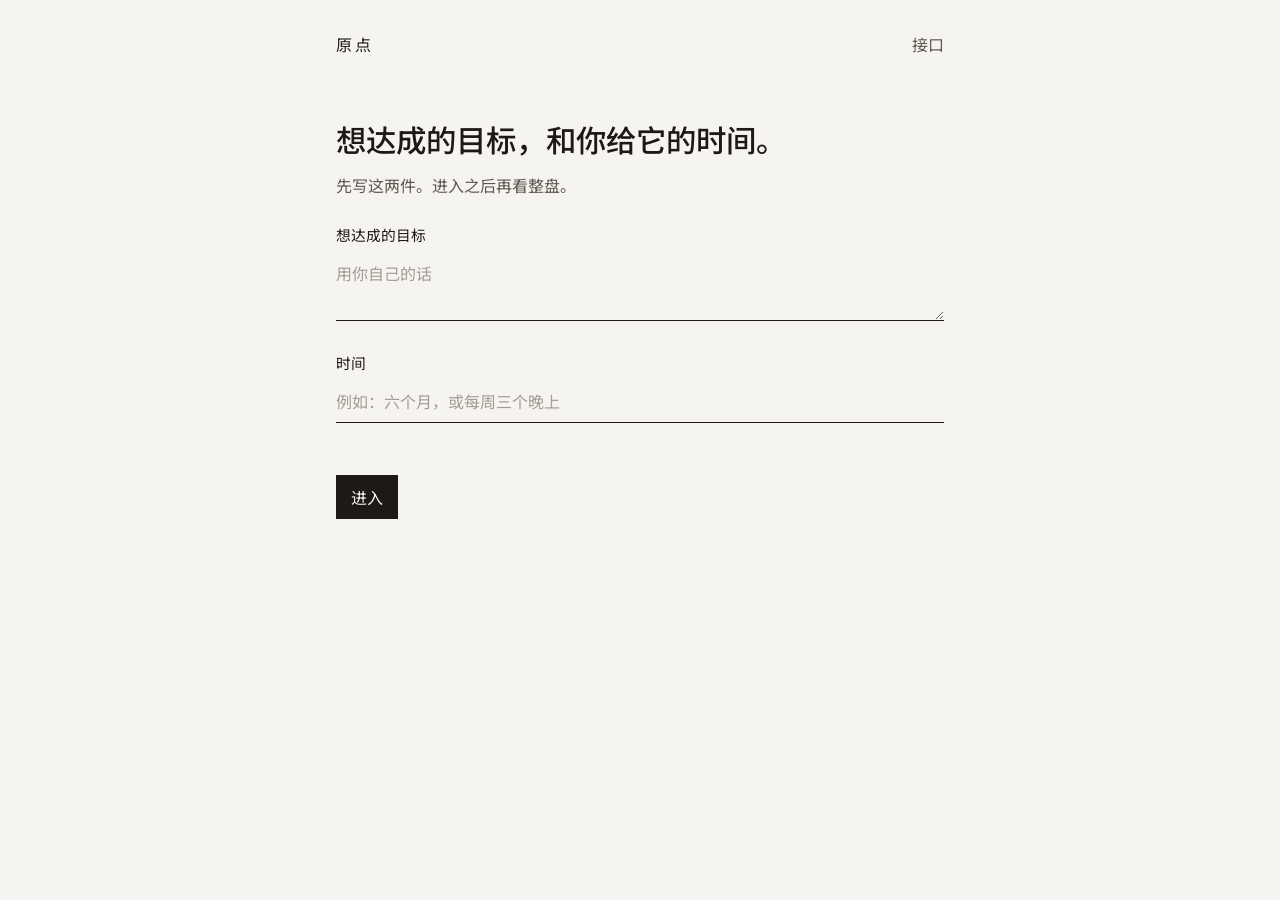
<file: index.html>
<!DOCTYPE html>
<html lang="zh-CN">
<head>
  <meta charset="UTF-8" />
  <meta name="viewport" content="width=device-width, initial-scale=1" />
  <meta name="description" content="先写下想达成的目标，和你给它的时间。进入后看思维导图、长期大局、短期攻杀与每日行动。" />
  <meta name="theme-color" content="#f6f4f1" />
  <link rel="canonical" href="https://yuqizhou418-ui.github.io/zhou-yuqi-roadmap/" />
  <title>原点</title>
  <link rel="preconnect" href="https://fonts.googleapis.com" />
  <link rel="preconnect" href="https://fonts.gstatic.com" crossorigin />
  <link href="https://fonts.googleapis.com/css2?family=Cormorant+Garamond:ital,wght@0,500;1,500&family=Noto+Sans+SC:wght@400;500&family=Noto+Serif+SC:wght@500;600&display=swap" rel="stylesheet" />
  <link rel="icon" href="favicon.svg" type="image/svg+xml" />
  <link rel="stylesheet" href="styles.css" />
</head>
<body data-mode="entry">
  <a class="skip-link" href="#goal">跳到输入</a>
  <noscript>
    <p class="noscript-note">进入主界面需要 JavaScript。勾选和记录只留在这台浏览器里。</p>
  </noscript>
  <div class="wash" aria-hidden="true"></div>

  <header class="top">
    <a class="brand" href="./" id="brand">原点</a>
    <div class="top-actions">
      <button type="button" id="sound" aria-pressed="false" aria-label="打开环境声">声</button>
      <button type="button" id="settings-open">接口</button>
    </div>
  </header>

  <main id="main">
    <section class="entry" id="entry">
      <div class="entry-inner">
        <h1>想达成的目标，和你给它的时间。</h1>
        <p class="lead">先写这两件。进入之后再看整盘。</p>
        <form id="composer">
          <label for="goal">想达成的目标</label>
          <textarea id="goal" rows="2" maxlength="400" placeholder="用你自己的话" required></textarea>
          <label for="time">时间</label>
          <input id="time" type="text" maxlength="80" placeholder="例如：六个月，或每周三个晚上" autocomplete="off" required />
          <p class="form-error" id="form-error" role="status"></p>
          <button type="submit" id="submit">进入</button>
        </form>
        <section id="recent-panel" class="recent" hidden>
          <h2>最近</h2>
          <ul id="recent-list"></ul>
        </section>
      </div>
    </section>

    <section class="board" id="board" aria-labelledby="board-label">
      <h2 class="sr" id="board-label" tabindex="-1">大局</h2>
      <form class="goal-edit" id="edit-form">
        <div class="goal-edit-row">
          <label class="grow">
            <span>想达成的目标</span>
            <textarea id="edit-goal" rows="1" maxlength="400"></textarea>
          </label>
          <label class="time-field">
            <span>时间</span>
            <input id="edit-time" type="text" maxlength="80" autocomplete="off" />
          </label>
          <button type="submit" class="split-btn">重新进入</button>
        </div>
        <p class="essence" id="essence"></p>
        <p class="source" id="source" role="status"></p>
      </form>

      <div class="stage-grid">
        <aside class="territory territory-long">
          <div class="inner">
            <h2 id="long-title">长期 · 大局观</h2>
            <p class="territory-lead" id="board-note"></p>
            <ol class="milestones" id="long-list"></ol>
          </div>
        </aside>
        <div class="map-stage">
          <p class="map-kicker">思维导图</p>
          <div class="map-viewport" id="map-viewport" tabindex="0" aria-label="思维导图。点开节点展开下一层，可拖动。"></div>
          <p class="map-note" id="map-note" aria-live="polite"></p>
          <div class="map-tools">
            <button type="button" id="zoom-in" aria-label="放大">＋</button>
            <button type="button" id="zoom-out" aria-label="缩小">－</button>
            <button type="button" id="zoom-reset">回中</button>
          </div>
        </div>
        <aside class="territory territory-short">
          <div class="inner">
            <h2 id="short-title">短期 · 攻杀</h2>
            <p class="territory-lead" id="attack-note"></p>
            <ol class="milestones" id="short-list"></ol>
          </div>
        </aside>
        <section class="daily" aria-labelledby="daily-title">
          <div class="daily-head">
            <div>
              <h2 id="daily-title">每日具体行动</h2>
              <p id="daily-msg">勾选只留在这台浏览器。</p>
            </div>
            <div class="daily-tools">
              <span id="daily-count">0 / 5</span>
              <button type="button" class="text-btn" id="clear-checks">清除勾选</button>
            </div>
          </div>
          <ul class="daily-list" id="daily-list"></ul>
        </section>
      </div>
    </section>
  </main>

  <div class="drawer" id="settings-drawer" hidden role="dialog" aria-modal="true" aria-labelledby="settings-title">
    <div class="drawer-panel">
      <button type="button" class="drawer-close" data-close>关闭</button>
      <p class="kicker">模型</p>
      <h2 id="settings-title">接口</h2>
      <p>选 ChatGPT、Grok 或 DeepSeek，填入密钥。测通之后，进入盘面会用它生成导图。密钥只留在这台浏览器，不会写入网址。</p>
      <label class="field">
        <span>提供方</span>
        <select id="llm-provider">
          <option value="openai">ChatGPT</option>
          <option value="xai">Grok</option>
          <option value="deepseek">DeepSeek</option>
        </select>
      </label>
      <label class="field"><span>Base URL</span><input id="llm-base" type="url" autocomplete="off" spellcheck="false" /></label>
      <label class="field"><span>API Key</span><input id="llm-key" type="password" autocomplete="off" spellcheck="false" /></label>
      <label class="field"><span>模型名</span><input id="llm-model" type="text" autocomplete="off" spellcheck="false" /></label>
      <p class="fine">网页会用标准方式直接请求这个地址，密钥只放在请求头里。若浏览器提示跨域被拦，请改用你自己允许网页访问的网关，或在浏览器侧放行。公开的 OpenAI、xAI 与 DeepSeek 地址经常不允许网页直接调用。</p>
      <p class="fine" id="settings-msg" role="status"></p>
      <div class="drawer-actions">
        <button type="button" id="settings-save">保存</button>
        <button type="button" id="settings-test">测试连接</button>
        <button type="button" class="text-btn" id="settings-clear">清除</button>
      </div>
    </div>
  </div>

  <script src="engine.js"></script>
  <script src="app.js"></script>
</body>
</html>
</file>
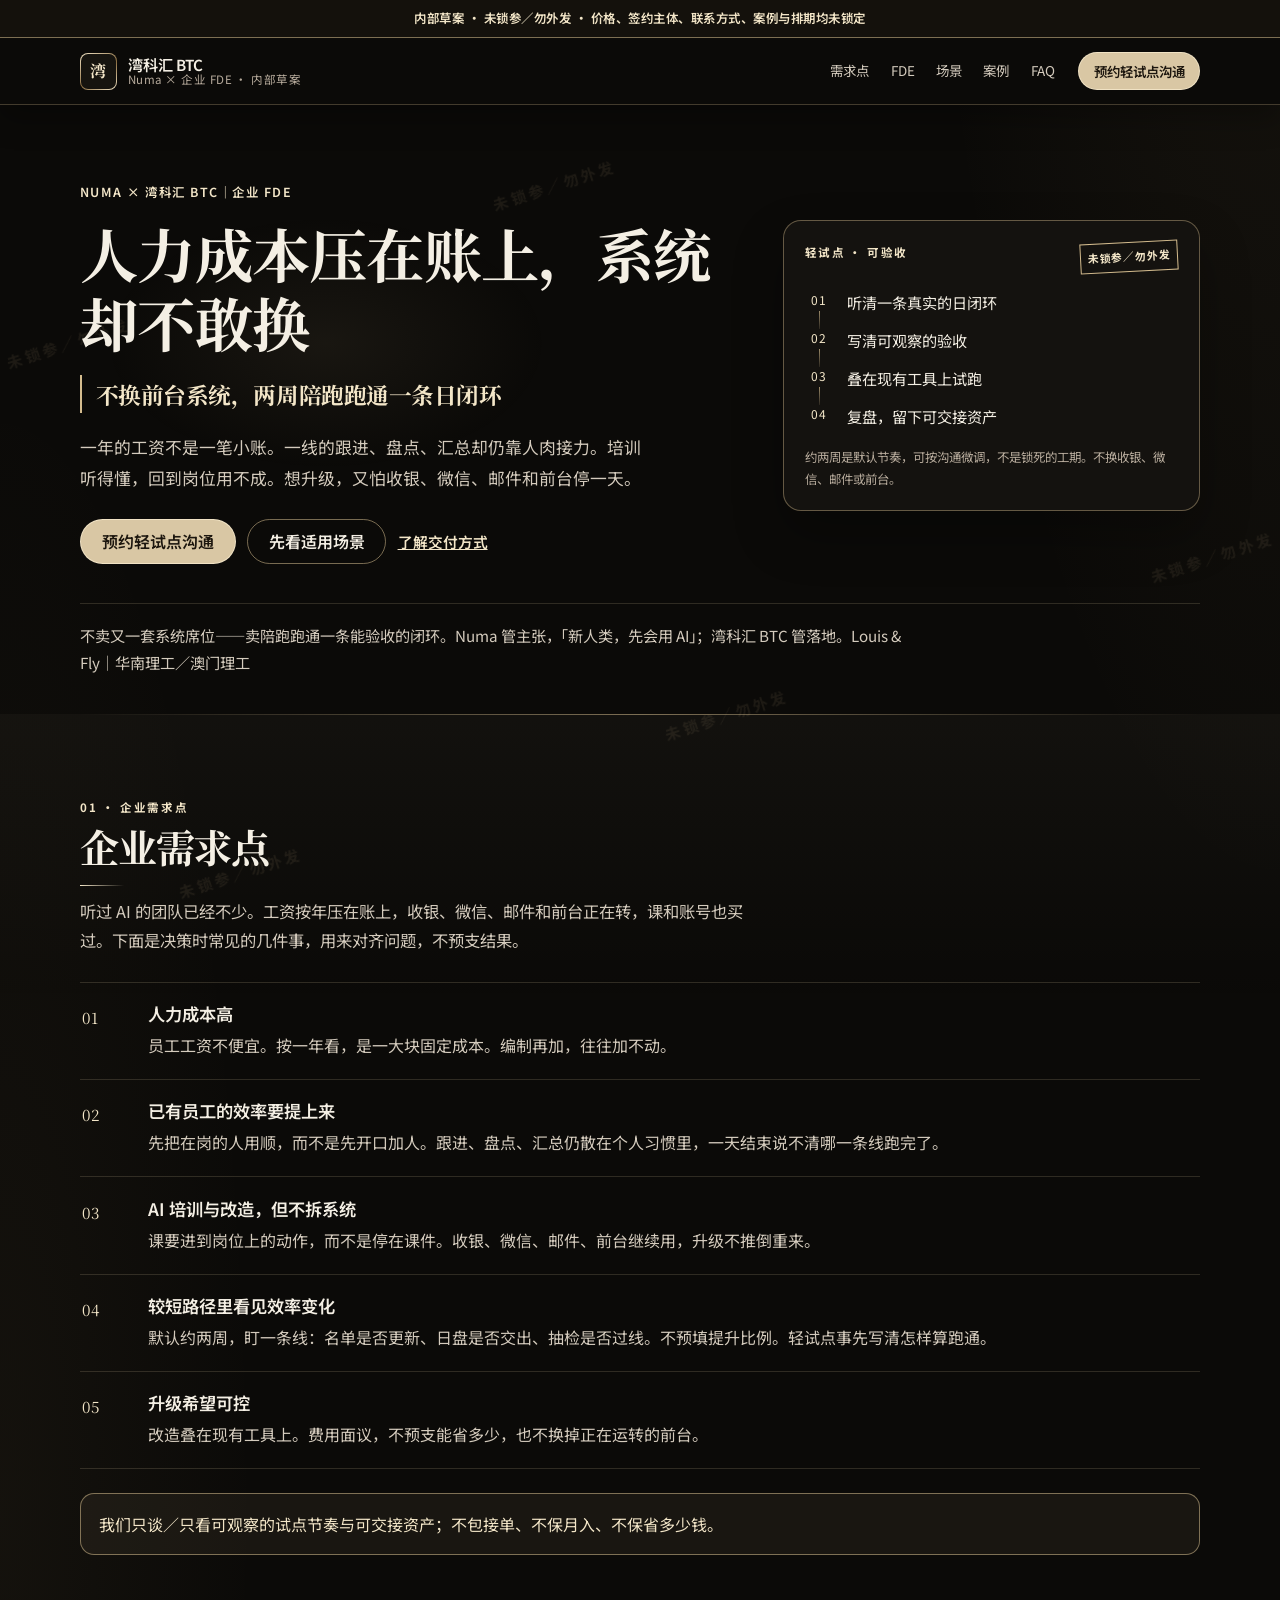
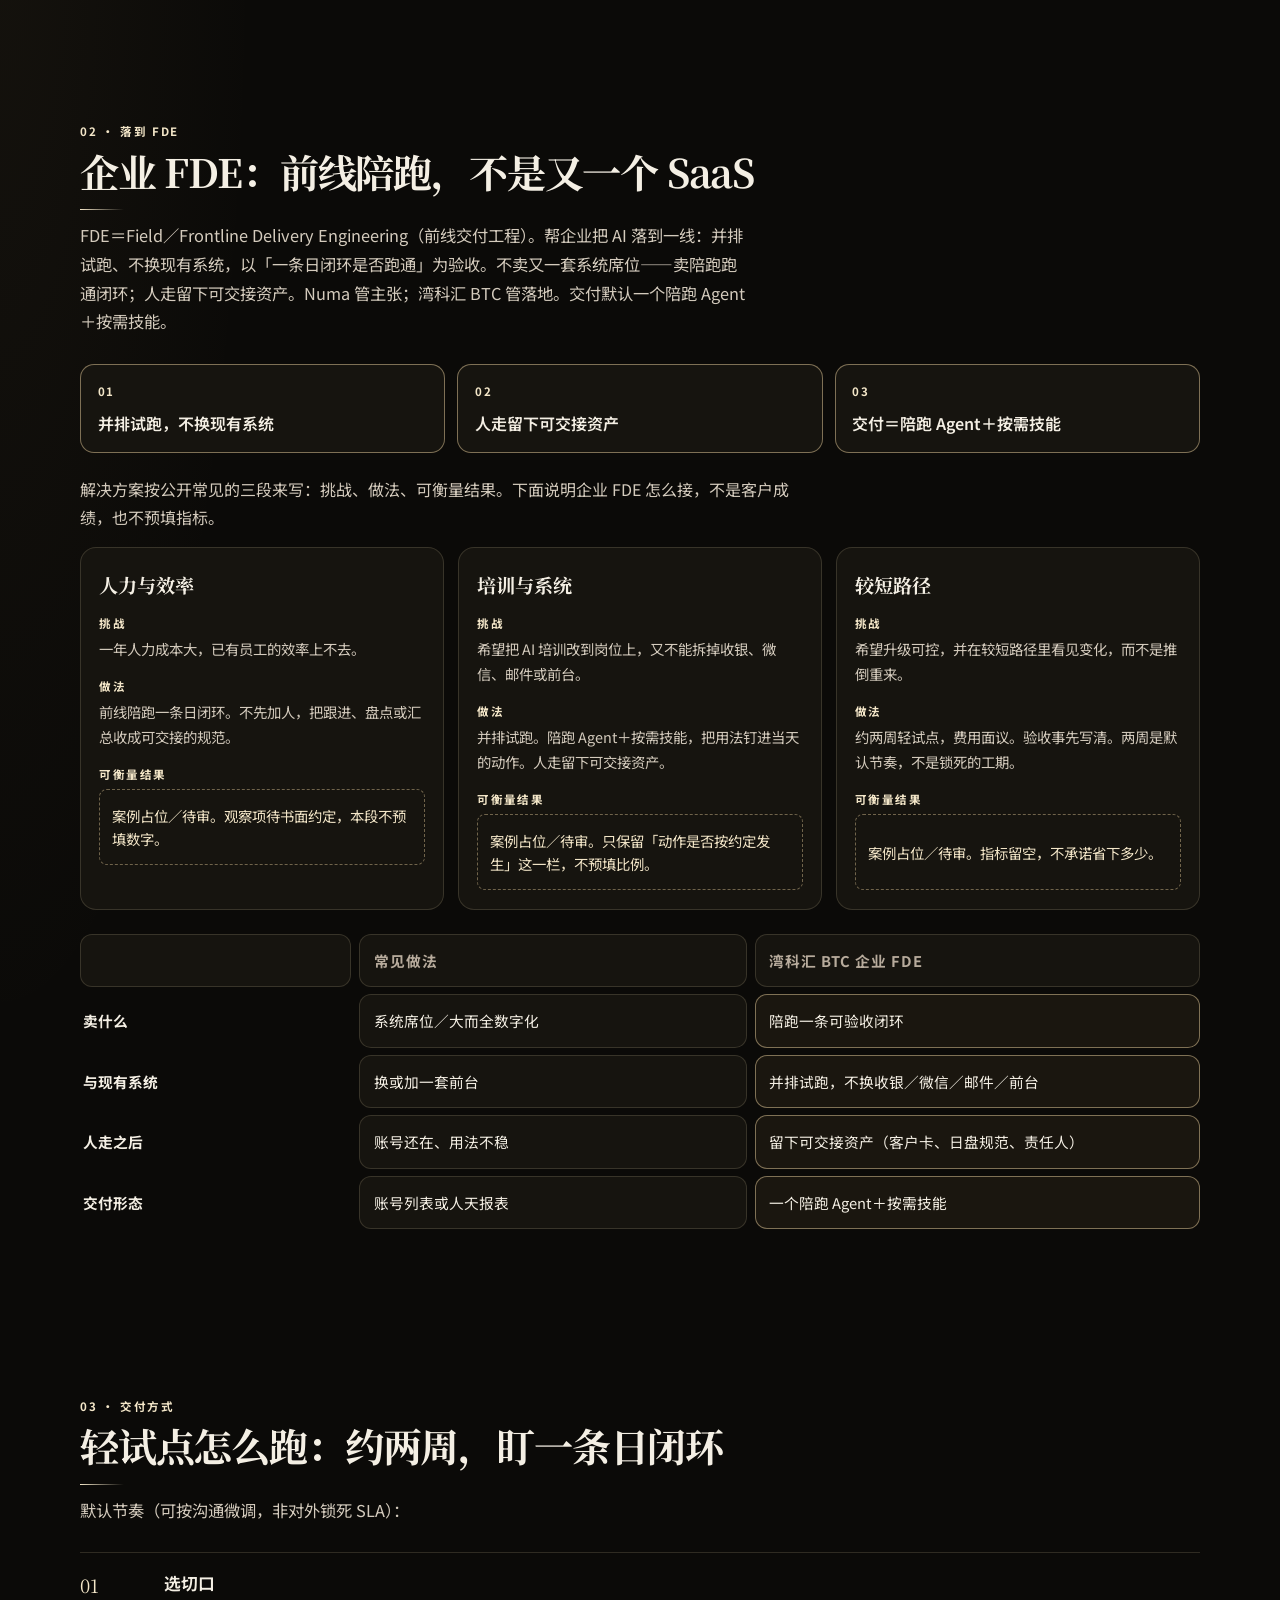
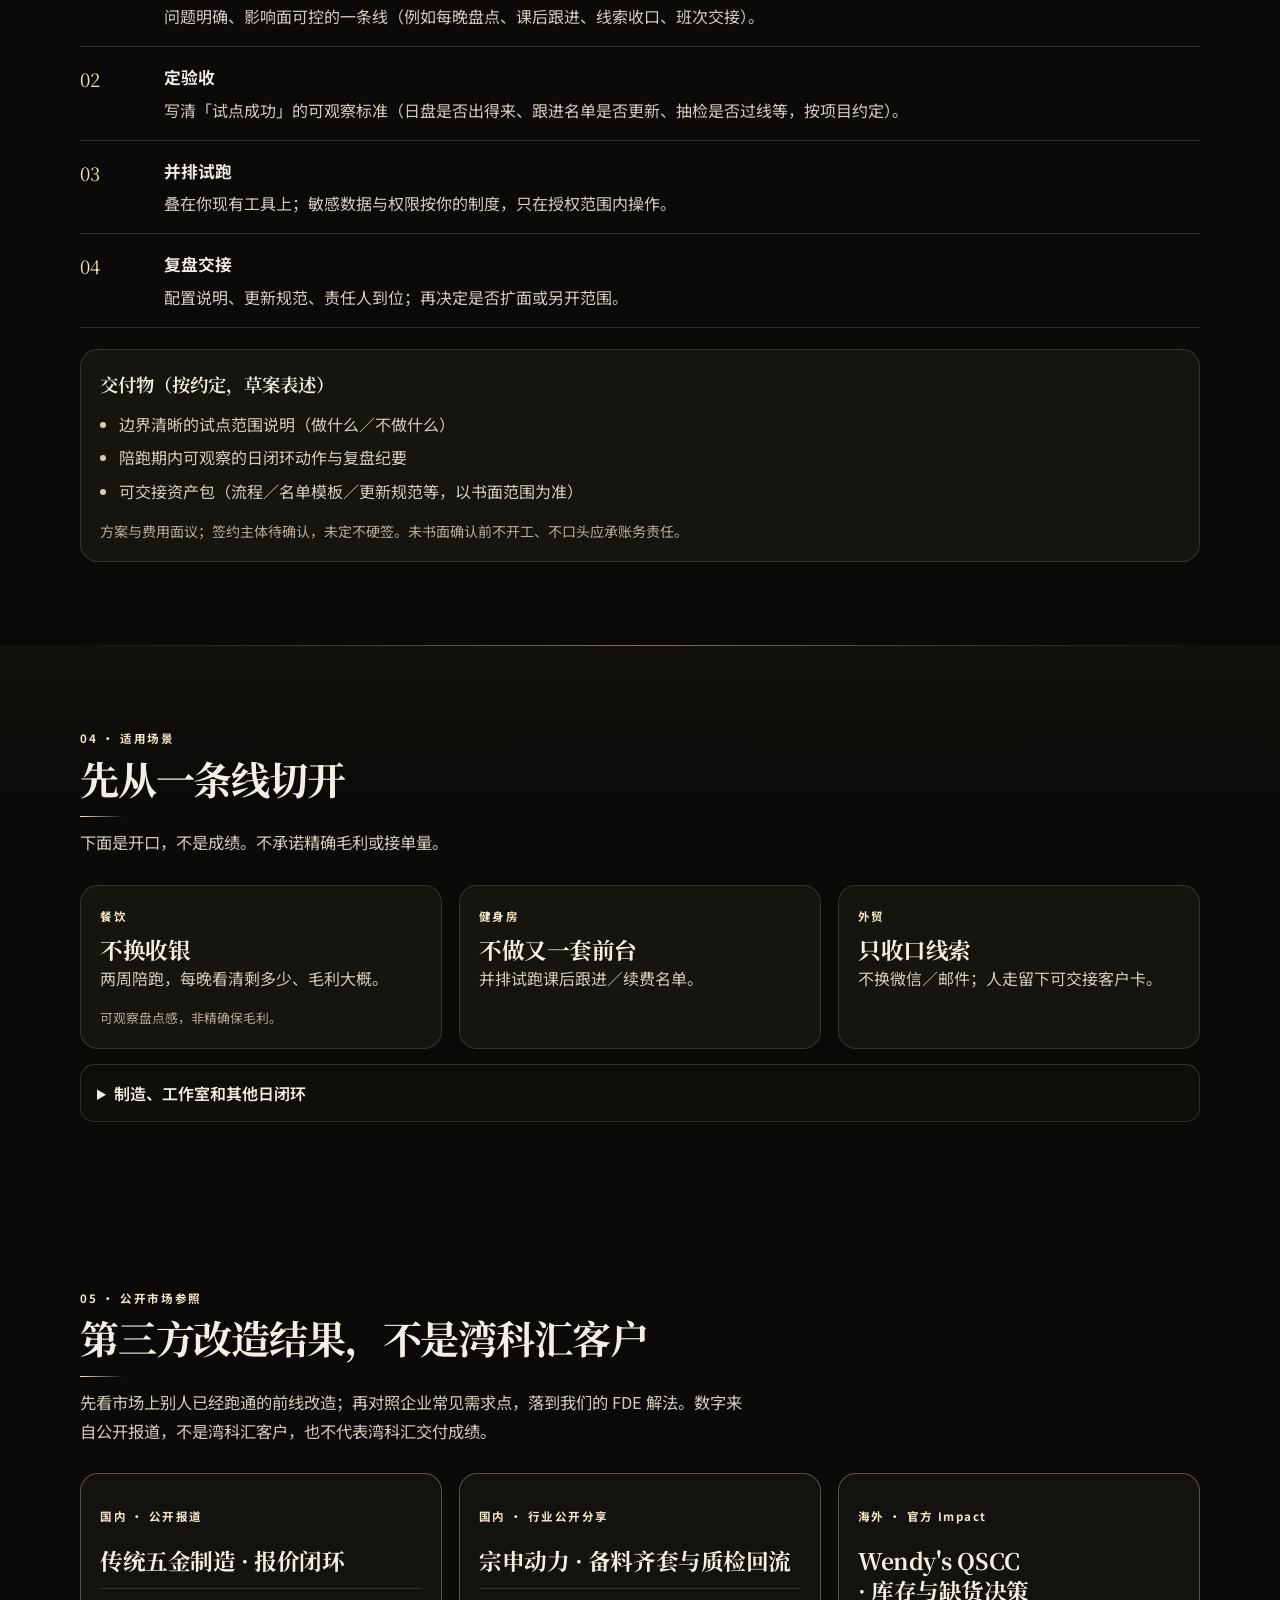
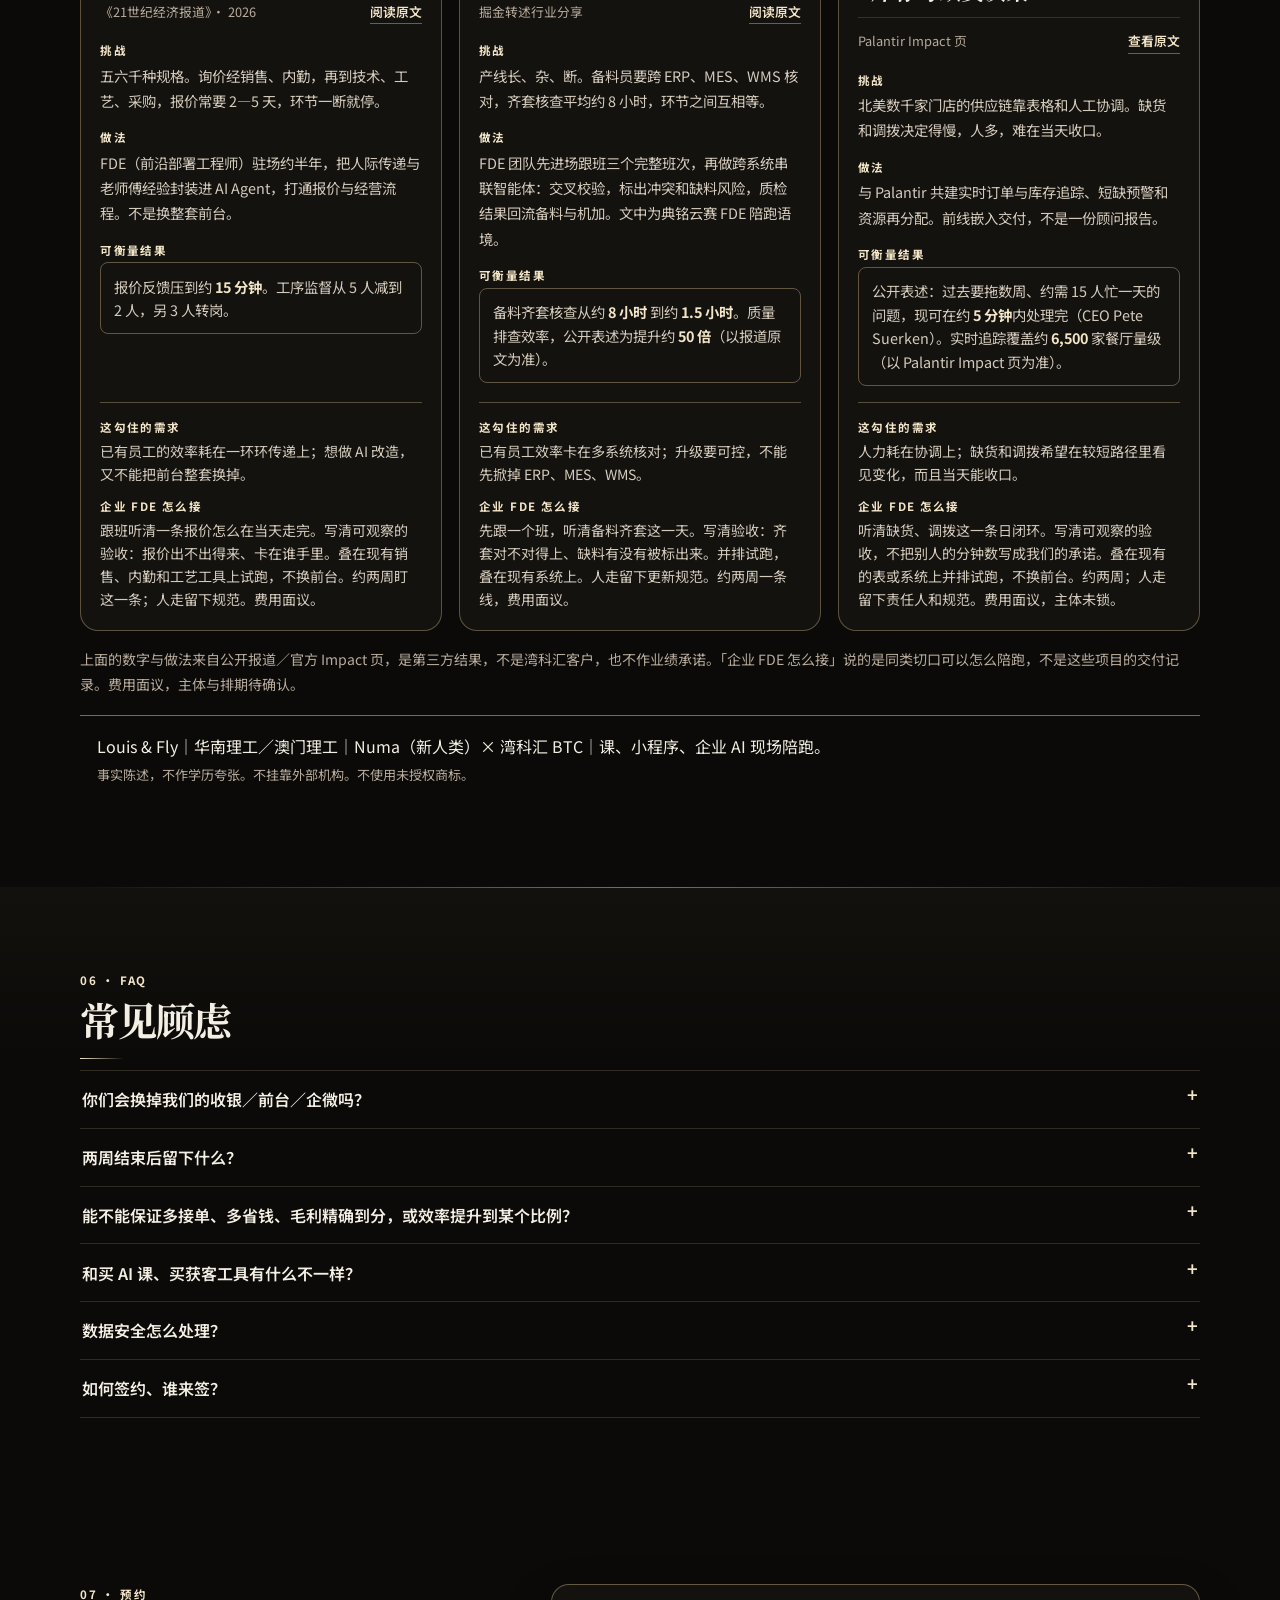
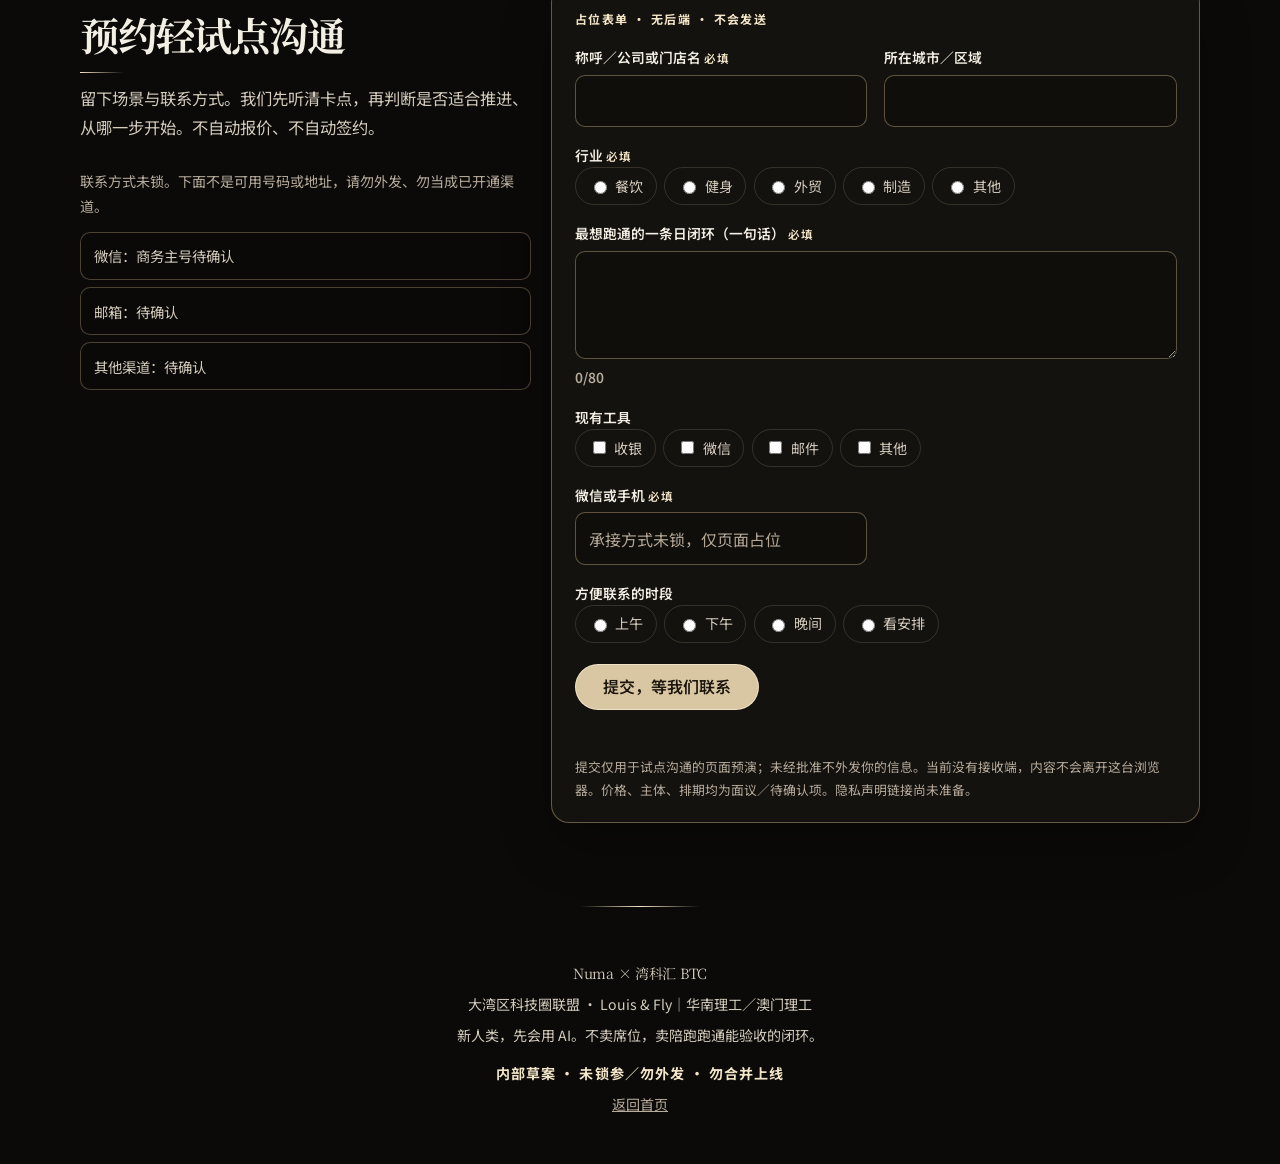
<file: fde/index.html>
<!DOCTYPE html>
<html lang="zh-CN">
<head>
  <meta charset="UTF-8" />
  <meta name="viewport" content="width=device-width, initial-scale=1" />
  <!-- 内部草案：未锁参，勿外发，勿提交 Search Console。 -->
  <title>企业 FDE｜不换系统，两周陪跑跑通日闭环｜湾科汇 BTC</title>
  <meta name="description" content="Numa「新人类，先会用 AI」。湾科汇 BTC 企业 FDE：面对人力成本与不敢换系统的企业，并排试跑、不换前台，两周陪跑跑通一条可验收日闭环。预约轻试点沟通。" />
  <meta name="robots" content="noindex, nofollow" />
  <meta name="theme-color" content="#0b0a08" />
  <meta property="og:title" content="企业 FDE｜不换系统，两周陪跑跑通日闭环｜湾科汇 BTC" />
  <meta property="og:description" content="不卖席位，卖陪跑跑通能验收的闭环" />
  <meta property="og:type" content="website" />
  <meta property="og:locale" content="zh_CN" />
  <link rel="icon" href="../favicon.svg" type="image/svg+xml" />
  <link rel="preconnect" href="https://fonts.googleapis.com" />
  <link rel="preconnect" href="https://fonts.gstatic.com" crossorigin />
  <link href="https://fonts.googleapis.com/css2?family=Noto+Sans+SC:wght@400;500;600;700&family=Noto+Serif+SC:wght@600;700&display=swap" rel="stylesheet" />
  <link rel="stylesheet" href="styles.css" />
</head>
<body>
  <a class="skip-link" href="#main">跳到主要内容</a>
  <noscript>
    <p class="draft-banner">未启用 JavaScript：正文仍可阅读。表单没有后端，提交不会把信息送出。</p>
  </noscript>
  <div class="watermark" aria-hidden="true">
    <span>未锁参／勿外发</span><span>未锁参／勿外发</span><span>未锁参／勿外发</span>
    <span>未锁参／勿外发</span><span>未锁参／勿外发</span><span>未锁参／勿外发</span>
  </div>

  <div class="sticky-stack">
    <p class="draft-banner">内部草案 · 未锁参／勿外发 · 价格、签约主体、联系方式、案例与排期均未锁定</p>
    <header class="topbar">
      <div class="wrap topbar-inner">
        <a class="brand" href="#top">
          <span class="brand-mark" aria-hidden="true">湾</span>
          <span class="brand-text">
            <strong>湾科汇 BTC</strong>
            <em>Numa × 企业 FDE · 内部草案</em>
          </span>
        </a>
        <nav class="nav" aria-label="页内导航">
          <a href="#needs">需求点</a>
          <a href="#fde">FDE</a>
          <a href="#scenes">场景</a>
          <a href="#cases">案例</a>
          <a href="#faq">FAQ</a>
        </nav>
        <a class="btn btn-primary btn-sm" href="#contact">预约轻试点沟通</a>
      </div>
    </header>
  </div>

  <main id="main">
    <section class="hero" id="top" aria-labelledby="hero-title">
      <div class="wrap">
        <div class="hero-grid">
          <div>
            <p class="eyebrow">NUMA × 湾科汇 BTC｜企业 FDE</p>
            <h1 id="hero-title">人力成本压在账上，系统却不敢换</h1>
            <p class="offer">不换前台系统，两周陪跑跑通一条日闭环</p>
            <p class="hero-lead">一年的工资不是一笔小账。一线的跟进、盘点、汇总却仍靠人肉接力。培训听得懂，回到岗位用不成。想升级，又怕收银、微信、邮件和前台停一天。</p>
            <div class="hero-cta">
              <a class="btn btn-primary" href="#contact">预约轻试点沟通</a>
              <a class="btn btn-ghost" href="#scenes">先看适用场景</a>
              <a class="text-link" href="#delivery">了解交付方式</a>
            </div>
          </div>
          <aside class="brief" aria-label="从企业压力到日闭环">
            <div class="brief-top">
              <p class="brief-kicker">轻试点 · 可验收</p>
              <span class="stamp">未锁参／勿外发</span>
            </div>
            <ol>
              <li><span class="n">01</span><span>听清一条真实的日闭环</span></li>
              <li><span class="n">02</span><span>写清可观察的验收</span></li>
              <li><span class="n">03</span><span>叠在现有工具上试跑</span></li>
              <li><span class="n">04</span><span>复盘，留下可交接资产</span></li>
            </ol>
            <p class="brief-note">约两周是默认节奏，可按沟通微调，不是锁死的工期。不换收银、微信、邮件或前台。</p>
          </aside>
        </div>
        <div class="trust">
          <p>不卖又一套系统席位——卖陪跑跑通一条能验收的闭环。Numa 管主张，「新人类，先会用 AI」；湾科汇 BTC 管落地。Louis &amp; Fly｜华南理工／澳门理工</p>
        </div>
      </div>
    </section>

    <section class="section section-alt" aria-labelledby="needs-title">
      <div class="wrap">
        <div class="section-head" id="needs">
          <p class="kicker">01 · 企业需求点</p>
          <h2 id="needs-title">企业需求点</h2>
        </div>
        <p class="lede">听过 AI 的团队已经不少。工资按年压在账上，收银、微信、邮件和前台正在转，课和账号也买过。下面是决策时常见的几件事，用来对齐问题，不预支结果。</p>
        <ol class="need-list">
          <li>
            <span class="need-no">01</span>
            <div>
              <strong>人力成本高</strong>
              <p>员工工资不便宜。按一年看，是一大块固定成本。编制再加，往往加不动。</p>
            </div>
          </li>
          <li>
            <span class="need-no">02</span>
            <div>
              <strong>已有员工的效率要提上来</strong>
              <p>先把在岗的人用顺，而不是先开口加人。跟进、盘点、汇总仍散在个人习惯里，一天结束说不清哪一条线跑完了。</p>
            </div>
          </li>
          <li>
            <span class="need-no">03</span>
            <div>
              <strong>AI 培训与改造，但不拆系统</strong>
              <p>课要进到岗位上的动作，而不是停在课件。收银、微信、邮件、前台继续用，升级不推倒重来。</p>
            </div>
          </li>
          <li>
            <span class="need-no">04</span>
            <div>
              <strong>较短路径里看见效率变化</strong>
              <p>默认约两周，盯一条线：名单是否更新、日盘是否交出、抽检是否过线。不预填提升比例。轻试点事先写清怎样算跑通。</p>
            </div>
          </li>
          <li>
            <span class="need-no">05</span>
            <div>
              <strong>升级希望可控</strong>
              <p>改造叠在现有工具上。费用面议，不预支能省多少，也不换掉正在运转的前台。</p>
            </div>
          </li>
        </ol>
        <div class="callout">
          <p>我们只谈／只看可观察的试点节奏与可交接资产；不包接单、不保月入、不保省多少钱。</p>
        </div>
      </div>
    </section>

    <section class="section" aria-labelledby="fde-title">
      <div class="wrap">
        <div class="section-head" id="fde">
          <p class="kicker">02 · 落到 FDE</p>
          <h2 id="fde-title">企业 FDE：前线陪跑，不是又一个 SaaS</h2>
        </div>
        <p class="lede">FDE＝Field／Frontline Delivery Engineering（前线交付工程）。帮企业把 AI 落到一线：并排试跑、不换现有系统，以「一条日闭环是否跑通」为验收。不卖又一套系统席位——卖陪跑跑通闭环；人走留下可交接资产。Numa 管主张；湾科汇 BTC 管落地。交付默认一个陪跑 Agent＋按需技能。</p>
        <div class="diff-row">
          <article class="diff">
            <span class="idx">01</span>
            <p>并排试跑，不换现有系统</p>
          </article>
          <article class="diff">
            <span class="idx">02</span>
            <p>人走留下可交接资产</p>
          </article>
          <article class="diff">
            <span class="idx">03</span>
            <p>交付＝陪跑 Agent＋按需技能</p>
          </article>
        </div>

        <p class="subhead">解决方案按公开常见的三段来写：挑战、做法、可衡量结果。下面说明企业 FDE 怎么接，不是客户成绩，也不预填指标。</p>
        <div class="triad-grid">
          <article class="triad">
            <h3>人力与效率</h3>
            <dl>
              <div class="beat">
                <dt>挑战</dt>
                <dd>一年人力成本大，已有员工的效率上不去。</dd>
              </div>
              <div class="beat">
                <dt>做法</dt>
                <dd>前线陪跑一条日闭环。不先加人，把跟进、盘点或汇总收成可交接的规范。</dd>
              </div>
              <div class="beat">
                <dt>可衡量结果</dt>
                <dd class="outcome-slot">案例占位／待审。观察项待书面约定，本段不预填数字。</dd>
              </div>
            </dl>
          </article>
          <article class="triad">
            <h3>培训与系统</h3>
            <dl>
              <div class="beat">
                <dt>挑战</dt>
                <dd>希望把 AI 培训改到岗位上，又不能拆掉收银、微信、邮件或前台。</dd>
              </div>
              <div class="beat">
                <dt>做法</dt>
                <dd>并排试跑。陪跑 Agent＋按需技能，把用法钉进当天的动作。人走留下可交接资产。</dd>
              </div>
              <div class="beat">
                <dt>可衡量结果</dt>
                <dd class="outcome-slot">案例占位／待审。只保留「动作是否按约定发生」这一栏，不预填比例。</dd>
              </div>
            </dl>
          </article>
          <article class="triad">
            <h3>较短路径</h3>
            <dl>
              <div class="beat">
                <dt>挑战</dt>
                <dd>希望升级可控，并在较短路径里看见变化，而不是推倒重来。</dd>
              </div>
              <div class="beat">
                <dt>做法</dt>
                <dd>约两周轻试点，费用面议。验收事先写清。两周是默认节奏，不是锁死的工期。</dd>
              </div>
              <div class="beat">
                <dt>可衡量结果</dt>
                <dd class="outcome-slot">案例占位／待审。指标留空，不承诺省下多少。</dd>
              </div>
            </dl>
          </article>
        </div>

        <div class="compare" role="table" aria-label="常见做法与企业 FDE 对照">
          <div class="compare-row compare-head" role="row">
            <div role="columnheader"></div>
            <div role="columnheader">常见做法</div>
            <div role="columnheader">湾科汇 BTC 企业 FDE</div>
          </div>
          <div class="compare-row" role="row">
            <div class="label" role="rowheader">卖什么</div>
            <div role="cell" data-col="常见做法">系统席位／大而全数字化</div>
            <div class="is-us" role="cell" data-col="湾科汇 BTC 企业 FDE">陪跑一条可验收闭环</div>
          </div>
          <div class="compare-row" role="row">
            <div class="label" role="rowheader">与现有系统</div>
            <div role="cell" data-col="常见做法">换或加一套前台</div>
            <div class="is-us" role="cell" data-col="湾科汇 BTC 企业 FDE">并排试跑，不换收银／微信／邮件／前台</div>
          </div>
          <div class="compare-row" role="row">
            <div class="label" role="rowheader">人走之后</div>
            <div role="cell" data-col="常见做法">账号还在、用法不稳</div>
            <div class="is-us" role="cell" data-col="湾科汇 BTC 企业 FDE">留下可交接资产（客户卡、日盘规范、责任人）</div>
          </div>
          <div class="compare-row" role="row">
            <div class="label" role="rowheader">交付形态</div>
            <div role="cell" data-col="常见做法">账号列表或人天报表</div>
            <div class="is-us" role="cell" data-col="湾科汇 BTC 企业 FDE">一个陪跑 Agent＋按需技能</div>
          </div>
        </div>
      </div>
    </section>

    <section class="section" aria-labelledby="delivery-title">
      <div class="wrap">
        <div class="section-head" id="delivery">
          <p class="kicker">03 · 交付方式</p>
          <h2 id="delivery-title">轻试点怎么跑：约两周，盯一条日闭环</h2>
        </div>
        <p class="lede">默认节奏（可按沟通微调，非对外锁死 SLA）：</p>
        <ol class="steps">
          <li>
            <span class="step-no">01</span>
            <div>
              <h3>选切口</h3>
              <p>问题明确、影响面可控的一条线（例如每晚盘点、课后跟进、线索收口、班次交接）。</p>
            </div>
          </li>
          <li>
            <span class="step-no">02</span>
            <div>
              <h3>定验收</h3>
              <p>写清「试点成功」的可观察标准（日盘是否出得来、跟进名单是否更新、抽检是否过线等，按项目约定）。</p>
            </div>
          </li>
          <li>
            <span class="step-no">03</span>
            <div>
              <h3>并排试跑</h3>
              <p>叠在你现有工具上；敏感数据与权限按你的制度，只在授权范围内操作。</p>
            </div>
          </li>
          <li>
            <span class="step-no">04</span>
            <div>
              <h3>复盘交接</h3>
              <p>配置说明、更新规范、责任人到位；再决定是否扩面或另开范围。</p>
            </div>
          </li>
        </ol>
        <div class="deliver">
          <h3>交付物（按约定，草案表述）</h3>
          <ul>
            <li>边界清晰的试点范围说明（做什么／不做什么）</li>
            <li>陪跑期内可观察的日闭环动作与复盘纪要</li>
            <li>可交接资产包（流程／名单模板／更新规范等，以书面范围为准）</li>
          </ul>
          <p class="fine">方案与费用面议；签约主体待确认，未定不硬签。未书面确认前不开工、不口头应承账务责任。</p>
        </div>
      </div>
    </section>

    <section class="section section-alt" aria-labelledby="scenes-title">
      <div class="wrap">
        <div class="section-head" id="scenes">
          <p class="kicker">04 · 适用场景</p>
          <h2 id="scenes-title">先从一条线切开</h2>
        </div>
        <p class="lede">下面是开口，不是成绩。不承诺精确毛利或接单量。</p>
        <div class="scene-grid">
          <article class="scene">
            <span class="tag">餐饮</span>
            <h3>不换收银</h3>
            <p>两周陪跑，每晚看清剩多少、毛利大概。</p>
            <p class="micro">可观察盘点感，非精确保毛利。</p>
          </article>
          <article class="scene">
            <span class="tag">健身房</span>
            <h3>不做又一套前台</h3>
            <p>并排试跑课后跟进／续费名单。</p>
          </article>
          <article class="scene">
            <span class="tag">外贸</span>
            <h3>只收口线索</h3>
            <p>不换微信／邮件；人走留下可交接客户卡。</p>
          </article>
        </div>
        <details class="more">
          <summary>制造、工作室和其他日闭环</summary>
          <p>华南制造的班次交接、精品馆、工作室、中小团队前台，以及海外小团队的远程跟进——凡「有现成工具、缺人陪跑跑通」的日闭环，都可评估是否适合轻试点。是否适合、从哪一刀切入，以沟通为准。课与获客可在同一次沟通里评估，互不替代、不强行捆绑。</p>
        </details>
      </div>
    </section>

    <section class="section" aria-labelledby="cases-title">
      <div class="wrap">
        <div class="section-head" id="cases">
          <p class="kicker">05 · 公开市场参照</p>
          <h2 id="cases-title">第三方改造结果，不是湾科汇客户</h2>
        </div>
        <p class="lede">先看市场上别人已经跑通的前线改造；再对照企业常见需求点，落到我们的 FDE 解法。数字来自公开报道，不是湾科汇客户，也不代表湾科汇交付成绩。</p>
        <div class="case-grid">
          <article class="case" aria-label="国内公开报道：传统五金制造报价闭环">
            <div class="case-top">
              <p class="case-kicker">国内 · 公开报道</p>
            </div>
            <h3>传统五金制造 · 报价闭环</h3>
            <p class="case-source">
              <span>《21世纪经济报道》· 2026</span>
              <a href="https://www.21jingji.com/article/20261029/herald/1d3fa32469983b0ff63544ee89d44c6c.html" target="_blank" rel="noopener noreferrer">阅读原文</a>
            </p>
            <dl>
              <div class="beat">
                <dt>挑战</dt>
                <dd>五六千种规格。询价经销售、内勤，再到技术、工艺、采购，报价常要 2—5 天，环节一断就停。</dd>
              </div>
              <div class="beat">
                <dt>做法</dt>
                <dd>FDE（前沿部署工程师）驻场约半年，把人际传递与老师傅经验封装进 AI Agent，打通报价与经营流程。不是换整套前台。</dd>
              </div>
              <div class="beat">
                <dt>可衡量结果</dt>
                <dd class="outcome-fact">报价反馈压到约 <strong>15 分钟</strong>。工序监督从 5 人减到 2 人，另 3 人转岗。</dd>
              </div>
            </dl>
            <div class="case-bridge">
              <p><span>这勾住的需求</span>已有员工的效率耗在一环环传递上；想做 AI 改造，又不能把前台整套换掉。</p>
              <p><span>企业 FDE 怎么接</span>跟班听清一条报价怎么在当天走完。写清可观察的验收：报价出不出得来、卡在谁手里。叠在现有销售、内勤和工艺工具上试跑，不换前台。约两周盯这一条；人走留下规范。费用面议。</p>
            </div>
          </article>
          <article class="case" aria-label="国内行业公开分享：宗申动力备料与质检">
            <div class="case-top">
              <p class="case-kicker">国内 · 行业公开分享</p>
            </div>
            <h3>宗申动力 · 备料齐套与质检回流</h3>
            <p class="case-source">
              <span>掘金转述行业分享</span>
              <a href="https://juejin.cn/post/7690197651807715382" target="_blank" rel="noopener noreferrer">阅读原文</a>
            </p>
            <dl>
              <div class="beat">
                <dt>挑战</dt>
                <dd>产线长、杂、断。备料员要跨 ERP、MES、WMS 核对，齐套核查平均约 8 小时，环节之间互相等。</dd>
              </div>
              <div class="beat">
                <dt>做法</dt>
                <dd>FDE 团队先进场跟班三个完整班次，再做跨系统串联智能体：交叉校验，标出冲突和缺料风险，质检结果回流备料与机加。文中为典铭云赛 FDE 陪跑语境。</dd>
              </div>
              <div class="beat">
                <dt>可衡量结果</dt>
                <dd class="outcome-fact">备料齐套核查从约 <strong>8 小时</strong> 到约 <strong>1.5 小时</strong>。质量排查效率，公开表述为提升约 <strong>50 倍</strong>（以报道原文为准）。</dd>
              </div>
            </dl>
            <div class="case-bridge">
              <p><span>这勾住的需求</span>已有员工效率卡在多系统核对；升级要可控，不能先掀掉 ERP、MES、WMS。</p>
              <p><span>企业 FDE 怎么接</span>先跟一个班，听清备料齐套这一天。写清验收：齐套对不对得上、缺料有没有被标出来。并排试跑，叠在现有系统上。人走留下更新规范。约两周一条线，费用面议。</p>
            </div>
          </article>
          <article class="case" aria-label="海外官方 Impact：Wendy's QSCC 与 Palantir">
            <div class="case-top">
              <p class="case-kicker">海外 · 官方 Impact</p>
            </div>
            <h3>Wendy's QSCC · 库存与缺货决策</h3>
            <p class="case-source">
              <span>Palantir Impact 页</span>
              <a href="https://www.palantir.com/impact/" target="_blank" rel="noopener noreferrer">查看原文</a>
            </p>
            <dl>
              <div class="beat">
                <dt>挑战</dt>
                <dd>北美数千家门店的供应链靠表格和人工协调。缺货和调拨决定得慢，人多，难在当天收口。</dd>
              </div>
              <div class="beat">
                <dt>做法</dt>
                <dd>与 Palantir 共建实时订单与库存追踪、短缺预警和资源再分配。前线嵌入交付，不是一份顾问报告。</dd>
              </div>
              <div class="beat">
                <dt>可衡量结果</dt>
                <dd class="outcome-fact">公开表述：过去要拖数周、约需 15 人忙一天的问题，现可在约 <strong>5 分钟</strong>内处理完（CEO Pete Suerken）。实时追踪覆盖约 <strong>6,500</strong> 家餐厅量级（以 Palantir Impact 页为准）。</dd>
              </div>
            </dl>
            <div class="case-bridge">
              <p><span>这勾住的需求</span>人力耗在协调上；缺货和调拨希望在较短路径里看见变化，而且当天能收口。</p>
              <p><span>企业 FDE 怎么接</span>听清缺货、调拨这一条日闭环。写清可观察的验收，不把别人的分钟数写成我们的承诺。叠在现有的表或系统上并排试跑，不换前台。约两周；人走留下责任人和规范。费用面议，主体未锁。</p>
            </div>
          </article>
        </div>
        <p class="pattern-note">上面的数字与做法来自公开报道／官方 Impact 页，是第三方结果，不是湾科汇客户，也不作业绩承诺。「企业 FDE 怎么接」说的是同类切口可以怎么陪跑，不是这些项目的交付记录。费用面议，主体与排期待确认。</p>
        <div class="team-bar">
          <p>Louis &amp; Fly｜华南理工／澳门理工｜Numa（新人类）× 湾科汇 BTC｜课、小程序、企业 AI 现场陪跑。</p>
          <span>事实陈述，不作学历夸张。不挂靠外部机构。不使用未授权商标。</span>
        </div>
      </div>
    </section>

    <section class="section section-alt" aria-labelledby="faq-title">
      <div class="wrap">
        <div class="section-head" id="faq">
          <p class="kicker">06 · FAQ</p>
          <h2 id="faq-title">常见顾虑</h2>
        </div>
        <div class="faq">
          <details>
            <summary>你们会换掉我们的收银／前台／企微吗？</summary>
            <p>不会。默认并排试跑，叠在现有系统上；不把自己写成又一个收银或 SaaS 商。</p>
          </details>
          <details>
            <summary>两周结束后留下什么？</summary>
            <p>约定范围内的可交接资产（规范、名单／客户卡结构、更新责任人等）。人走不应带走你的业务记忆。</p>
          </details>
          <details>
            <summary>能不能保证多接单、多省钱、毛利精确到分，或效率提升到某个比例？</summary>
            <p>不能。我们做轻试点、可观察指标；不包接单、不保月入、不保省钱，也不预填效率百分比。企业需求点用来对齐问题，不用来预支结果。</p>
          </details>
          <details>
            <summary>和买 AI 课、买获客工具有什么不一样？</summary>
            <p>Numa 管主张「新人类，先会用 AI」；湾科汇 BTC 管落地。企业 FDE 卖的是陪跑跑通闭环，不是又一套席位订阅叙事。课与获客可同沟通评估，互不替代、不强行捆绑。</p>
          </details>
          <details>
            <summary>数据安全怎么处理？</summary>
            <p>按客户制度与书面授权范围操作；敏感权限由客户方掌控。具体条款在方案阶段写清。</p>
          </details>
          <details>
            <summary>如何签约、谁来签？</summary>
            <p>试单签约主体待确认；主体未定不硬签。企业具体方案与报价以沟通书面确认为准。</p>
          </details>
        </div>
      </div>
    </section>

    <section class="section" aria-labelledby="contact-title">
      <div class="wrap contact-layout">
        <div class="contact-copy">
          <div class="section-head" id="contact">
            <p class="kicker">07 · 预约</p>
            <h2 id="contact-title">预约轻试点沟通</h2>
          </div>
          <p class="lede">留下场景与联系方式。我们先听清卡点，再判断是否适合推进、从哪一步开始。不自动报价、不自动签约。</p>
          <p class="fine">联系方式未锁。下面不是可用号码或地址，请勿外发、勿当成已开通渠道。</p>
          <ul class="placeholder-list">
            <li>微信：商务主号待确认</li>
            <li>邮箱：待确认</li>
            <li>其他渠道：待确认</li>
          </ul>
        </div>

        <form class="form-card" id="pilot-form" action="" method="post" novalidate onsubmit="return false;">
          <p class="form-flag">占位表单 · 无后端 · 不会发送</p>
          <div class="form-grid">
            <label class="field" for="org-name">
              <span>称呼／公司或门店名 <i class="req">必填</i></span>
              <input id="org-name" name="org_name" type="text" maxlength="40" autocomplete="off" aria-describedby="org-name-error" />
              <span class="error" id="org-name-error" hidden></span>
            </label>

            <label class="field" for="city">
              <span>所在城市／区域</span>
              <input id="city" name="city" type="text" maxlength="40" autocomplete="off" />
            </label>

            <fieldset class="choices span-2" id="industry-group" aria-describedby="industry-error">
              <legend>行业 <i class="req">必填</i></legend>
              <div class="choice-row">
                <label><input type="radio" name="industry" value="餐饮" /> 餐饮</label>
                <label><input type="radio" name="industry" value="健身" /> 健身</label>
                <label><input type="radio" name="industry" value="外贸" /> 外贸</label>
                <label><input type="radio" name="industry" value="制造" /> 制造</label>
                <label><input type="radio" name="industry" value="其他" /> 其他</label>
              </div>
              <span class="error" id="industry-error" hidden></span>
            </fieldset>

            <label class="field span-2" id="industry-other-wrap" for="industry-other" hidden>
              <span>其他行业（选填）</span>
              <input id="industry-other" name="industry_other" type="text" maxlength="40" autocomplete="off" />
            </label>

            <label class="field span-2" for="loop">
              <span>最想跑通的一条日闭环（一句话） <i class="req">必填</i></span>
              <textarea id="loop" name="loop" maxlength="80" rows="3" aria-describedby="loop-hint loop-error"></textarea>
              <span class="hint" id="loop-hint"><span id="loop-count">0</span>/80</span>
              <span class="error" id="loop-error" hidden></span>
            </label>

            <fieldset class="choices span-2">
              <legend>现有工具</legend>
              <div class="check-row">
                <label><input type="checkbox" name="tools" value="收银" /> 收银</label>
                <label><input type="checkbox" name="tools" value="微信" /> 微信</label>
                <label><input type="checkbox" name="tools" value="邮件" /> 邮件</label>
                <label><input type="checkbox" name="tools" value="其他" /> 其他</label>
              </div>
            </fieldset>

            <label class="field" for="contact-channel">
              <span>微信或手机 <i class="req">必填</i></span>
              <input id="contact-channel" name="contact" type="text" maxlength="40" autocomplete="off" placeholder="承接方式未锁，仅页面占位" aria-describedby="contact-channel-error" />
              <span class="error" id="contact-channel-error" hidden></span>
            </label>

            <fieldset class="choices span-2">
              <legend>方便联系的时段</legend>
              <div class="choice-row">
                <label><input type="radio" name="slot" value="工作日上午" /> 上午</label>
                <label><input type="radio" name="slot" value="工作日下午" /> 下午</label>
                <label><input type="radio" name="slot" value="晚间" /> 晚间</label>
                <label><input type="radio" name="slot" value="看沟通安排" /> 看安排</label>
              </div>
            </fieldset>

            <div class="form-actions span-2">
              <button class="btn btn-primary" id="submit-btn" type="submit">提交，等我们联系</button>
            </div>
          </div>
          <p class="form-status" id="form-status" role="status" aria-live="polite"></p>
          <p class="form-note">提交仅用于试点沟通的页面预演；未经批准不外发你的信息。当前没有接收端，内容不会离开这台浏览器。价格、主体、排期均为面议／待确认项。隐私声明链接尚未准备。</p>
        </form>
      </div>
    </section>
  </main>

  <footer class="site-footer">
    <div class="wrap">
      <p class="footer-brand">Numa × 湾科汇 BTC</p>
      <p>大湾区科技圈联盟 · Louis &amp; Fly｜华南理工／澳门理工</p>
      <p>新人类，先会用 AI。不卖席位，卖陪跑跑通能验收的闭环。</p>
      <p class="draft-foot">内部草案 · 未锁参／勿外发 · 勿合并上线</p>
      <p><a href="../">返回首页</a></p>
    </div>
  </footer>

  <script src="script.js"></script>
</body>
</html>
</file>
<file: styles.css>
/* 入口是浅色一页；进入后是深色的大局。 */
:root {
  --bg: #f6f4f1;
  --ink: #1c1916;
  --muted: #5e584f;
  --line: #e3ddd4;
  --paper: #fffcf8;
  color-scheme: light;
}

body[data-mode="board"] {
  --bg: #12110e;
  --ink: #f4efe4;
  --muted: #b7ae9f;
  --line: rgba(244, 239, 228, 0.16);
  --paper: #181612;
  --gold: #c6a15a;
  --serif: "Noto Serif SC", "Songti SC", serif;
  --latin: "Cormorant Garamond", Palatino, serif;
  color-scheme: dark;
}

*, *::before, *::after { box-sizing: border-box; }
html { scroll-behavior: smooth; }
body {
  margin: 0;
  min-height: 100vh;
  background: var(--bg);
  color: var(--ink);
  font-family: "Noto Sans SC", "PingFang SC", sans-serif;
  font-size: 1rem;
  line-height: 1.65;
  line-break: strict;
}
[hidden] { display: none !important; }
:focus-visible { outline: 2px solid currentColor; outline-offset: 3px; }
button, input, textarea { font: inherit; color: inherit; }
button { cursor: pointer; }

.skip-link {
  position: absolute; left: 0.75rem; top: 0.75rem; transform: translateY(-150%);
  background: var(--ink); color: var(--bg); text-decoration: none; padding: 0.35rem 0.7rem; z-index: 20;
}
.skip-link:focus { transform: none; }
.sr {
  position: absolute; width: 1px; height: 1px; margin: -1px; padding: 0; overflow: hidden;
  clip: rect(0,0,0,0); white-space: nowrap; border: 0;
}
.noscript-note { margin: 0; padding: 0.7rem 1rem; text-align: center; background: #efeae3; color: #1c1916; }

.wash { display: none; }
body[data-mode="board"] .wash {
  display: block;
  position: fixed; z-index: 0; pointer-events: none;
  width: 62vw; height: 70vh; right: -6vw; top: -8vh;
  background: radial-gradient(ellipse at 50% 45%, rgba(198, 161, 90, 0.14), transparent 62%);
}

.top {
  position: relative; z-index: 2;
  display: flex; align-items: center; justify-content: space-between;
  width: min(38rem, calc(100% - 2.5rem));
  margin: 0 auto; padding: 1.4rem 0 0;
}
body[data-mode="board"] .top {
  width: auto; margin: 0; padding: 0.85rem clamp(1.15rem, 4vw, 4.25rem) 0.2rem;
}
.brand { color: inherit; text-decoration: none; letter-spacing: 0.16em; }
.top-actions { display: flex; gap: 1.1rem; }
.top-actions button, .text-btn, .drawer-close {
  background: none; border: none; color: var(--muted); min-height: 44px; padding: 0.35rem 0;
}
#sound { display: none; }
body[data-mode="board"] #sound { display: inline; }
#sound[aria-pressed="true"] { color: var(--ink); box-shadow: inset 0 -1px 0 var(--gold); }
.top-actions button:hover, .text-btn:hover, .drawer-close:hover { color: var(--ink); }

.entry-inner {
  width: min(38rem, calc(100% - 2.5rem));
  margin: 0 auto;
  padding: 3.2rem 0 4rem;
}
.entry h1 {
  margin: 0;
  font-size: clamp(1.5rem, 3vw, 1.9rem);
  font-weight: 500;
  line-height: 1.4;
}
.lead { margin: 0.75rem 0 0; color: var(--muted); }
.entry label, .field span, .goal-edit-row span {
  display: block; margin: 1.5rem 0 0.35rem; font-size: 0.92rem;
}
.entry textarea, .entry input[type="text"] {
  width: 100%; background: transparent; border: none; border-bottom: 1px solid var(--ink);
  border-radius: 0; padding: 0.45rem 0;
}
.entry textarea { resize: vertical; min-height: 4.2rem; }
.entry textarea::placeholder, .entry input::placeholder { color: #a39c93; }
.form-error { min-height: 1.3rem; margin: 0.6rem 0 0; color: #7a3b32; font-size: 0.92rem; }
#submit, #settings-save {
  margin-top: 1.4rem; background: var(--ink); color: var(--bg); border: none;
  min-height: 44px; padding: 0.5rem 0.95rem;
}
.recent { margin-top: 3rem; }
.recent h2 { margin: 0; font-size: 1rem; font-weight: 500; }
.recent ul { list-style: none; margin: 0.4rem 0 0; padding: 0; }
.recent li { display: flex; gap: 0.75rem; align-items: baseline; border-top: 1px solid var(--line); }
.recent button { font: inherit; background: none; border: none; min-height: 44px; padding: 0.4rem 0; cursor: pointer; }
.recent .open { flex: 1; text-align: left; color: inherit; }
.recent .open span { display: block; color: var(--muted); font-size: 0.88rem; }
.recent .remove { color: var(--muted); }

body[data-mode="board"] .entry { display: none; }
.board { display: none; position: relative; z-index: 1; }
body[data-mode="board"] .board { display: block; }

.goal-edit { padding: 0.2rem clamp(1.15rem, 4vw, 4.25rem) 0.4rem; }
.goal-edit-row { display: flex; align-items: flex-end; gap: 1.25rem; border-bottom: 1px solid var(--line); }
.goal-edit-row .grow { flex: 1.4; min-width: 0; }
.time-field { flex: 0.8; min-width: 8rem; }
.goal-edit-row span { margin: 0 0 0.15rem; color: var(--muted); letter-spacing: 0.08em; font-size: 0.78rem; }
.goal-edit-row textarea, .goal-edit-row input {
  width: 100%; background: transparent; border: none; border-radius: 0;
  padding: 0.15rem 0 0.4rem; font-family: var(--serif); font-size: clamp(1.05rem, 1.6vw, 1.35rem);
  line-height: 1.4; resize: none; overflow: hidden;
}
.split-btn {
  background: none; border: none; color: var(--ink); white-space: nowrap;
  letter-spacing: 0.18em; font-family: var(--serif); min-height: 44px;
  box-shadow: inset 0 -1px 0 var(--gold); margin-bottom: 0.35rem;
}
.essence {
  margin: 0.55rem 0 0; max-width: 46rem;
  font-family: var(--serif); font-size: 1.02rem; line-height: 1.55;
}
.source { margin: 0.25rem 0 0; min-height: 1.3rem; color: var(--gold, var(--muted)); font-size: 0.88rem; }

.stage-grid {
  display: grid;
  grid-template-columns: minmax(15rem, 0.9fr) minmax(20rem, 1.4fr) minmax(15rem, 0.9fr);
  grid-template-rows: minmax(16rem, 1fr) auto;
  min-height: calc(100vh - 11rem);
}
@media (min-width: 1041px) {
  body[data-mode="board"] { height: 100vh; overflow: hidden; }
  body[data-mode="board"] .board { height: calc(100vh - 3.4rem); display: flex; flex-direction: column; overflow: hidden; }
  .stage-grid { flex: 1; min-height: 0; }
}
.territory { min-height: 0; overflow: auto; }
.territory-long { grid-column: 1; grid-row: 1; padding: 1rem 1.4rem 0.8rem clamp(1.15rem, 4vw, 4.25rem); }
.territory-short { grid-column: 3; grid-row: 1; padding: 1rem clamp(1.15rem, 4vw, 4.25rem) 0.8rem 1.4rem; }
.territory-short .inner { padding-top: 1.2rem; }
.territory h2, .daily h2 {
  margin: 0; font-family: var(--serif); font-weight: 500; font-size: 1rem; letter-spacing: 0.12em;
}
.territory-lead { margin: 0.35rem 0 0.85rem; color: var(--muted); font-size: 0.88rem; max-width: 24rem; }
.milestones { list-style: none; margin: 0; padding: 0; }
.milestones > li + li { margin-top: 0.85rem; }
.horizon { margin: 0; font-family: var(--latin); font-style: italic; color: var(--gold); }
.territory-long h3 { margin: 0.1rem 0; font-family: var(--serif); font-weight: 500; font-size: 1.2rem; }
.territory-short h3 { margin: 0.1rem 0; font-weight: 500; font-size: 1.02rem; }
.milestones p { margin: 0.15rem 0 0; }
.moves { list-style: none; margin: 0.35rem 0 0; padding: 0; }
.moves li { position: relative; padding-left: 0.8rem; color: var(--muted); font-size: 0.84rem; line-height: 1.45; }
.moves li::before {
  content: ""; position: absolute; left: 0; top: 0.55em; width: 0.28rem; height: 0.28rem; border-radius: 50%; background: currentColor;
}

.map-stage {
  grid-column: 2; grid-row: 1;
  position: relative; min-height: 16rem;
  border-left: 1px solid var(--line); border-right: 1px solid var(--line);
  background: var(--bg);
}
.map-viewport { position: absolute; inset: 0; overflow: hidden; touch-action: none; cursor: grab; }
.map-viewport:active { cursor: grabbing; }
.map-world { position: absolute; top: 0; left: 0; transform-origin: 0 0; }
.links { overflow: visible; pointer-events: none; }
.links path { fill: none; stroke: rgba(244,239,228,0.35); stroke-width: 1; vector-effect: non-scaling-stroke; }
.node {
  position: absolute; transform: translateY(-50%);
  display: inline-flex; align-items: center; gap: 0.45rem;
  background: none; border: none; color: #d9d0c2; padding: 0.25rem; text-align: left; max-width: 14rem;
}
.node-label { font-size: 0.95rem; line-height: 1.35; }
.node[data-tone="root"] .node-label { font-family: var(--serif); color: var(--ink); max-width: 7.2em; white-space: normal; }
.stone-dot {
  width: 0.72rem; height: 0.72rem; border-radius: 50%; flex: none;
  background: radial-gradient(circle at 35% 32%, #fff, #e4d9c8 50%, #b7aa96);
}
.node[data-tone="root"] .stone-dot { width: 1rem; height: 1rem; }
.node[data-tone="long"] .stone-dot { background: radial-gradient(circle at 35% 32%, #f3e6c6, #c6a15a 62%, #7d6234); }
.node[data-tone="short"] .stone-dot { background: radial-gradient(circle at 35% 32%, #d46a62, #8d332d 70%); }
.node[data-tone="daily"] .stone-dot { background: radial-gradient(circle at 35% 32%, #3a362f, #141311 72%); box-shadow: inset 0 0 0 1px rgba(244,239,228,0.35); }
.node[aria-expanded="false"] .stone-dot { box-shadow: 0 0 0 1px rgba(244,239,228,0.5); }
.node.is-on .node-label, .node:hover .node-label { color: var(--ink); }
.map-kicker { position: absolute; z-index: 2; top: 0.8rem; left: 1rem; margin: 0; letter-spacing: 0.22em; font-size: 0.75rem; color: var(--muted); pointer-events: none; }
.map-note {
  position: absolute; z-index: 2; top: 2rem; left: 1rem; right: 1rem; margin: 0;
  color: var(--muted); font-size: 0.86rem; pointer-events: none;
}
.map-note strong { display: block; color: var(--ink); font-family: var(--serif); font-weight: 500; }
.map-note span { display: -webkit-box; -webkit-line-clamp: 2; -webkit-box-orient: vertical; overflow: hidden; white-space: pre-line; }
.map-tools { position: absolute; z-index: 2; right: 0.8rem; bottom: 0.45rem; display: flex; gap: 0.6rem; }
.map-tools button { background: none; border: none; color: var(--muted); min-height: 44px; min-width: 2rem; }

.daily {
  grid-column: 1 / -1; grid-row: 2;
  border-top: 1px solid var(--line);
  padding: 0.85rem clamp(1.15rem, 4vw, 4.25rem) 1.1rem;
  background: var(--bg);
}
.daily-head { display: flex; justify-content: space-between; align-items: flex-end; gap: 1rem; margin-bottom: 0.6rem; }
.daily-head p { margin: 0.15rem 0 0; color: var(--muted); font-size: 0.88rem; }
#daily-count { font-family: var(--latin); font-style: italic; font-size: 1.2rem; }
.daily-tools { display: flex; align-items: center; gap: 1rem; }
.daily-list { list-style: none; margin: 0; padding: 0; display: grid; grid-template-columns: repeat(5, minmax(0, 1fr)); }
.daily-list li + li { border-left: 1px solid var(--line); padding-left: 0.8rem; }
.daily-list label { display: grid; grid-template-columns: auto 1fr; gap: 0.55rem; padding-right: 0.6rem; cursor: pointer; }
.daily-list input {
  appearance: none; width: 1.05rem; height: 1.05rem; margin-top: 0.2rem;
  border: 1px solid var(--ink); border-radius: 50%; background: transparent;
}
.daily-list input:checked { background: radial-gradient(circle at 35% 32%, #fff, #e4d9c8 55%, #b7aa96); border-color: transparent; }
.daily-list strong { display: block; font-weight: 500; font-size: 0.92rem; }
.daily-list em { display: block; margin-top: 0.2rem; font-style: normal; color: var(--muted); font-size: 0.8rem; }
.daily-list li.is-done strong { color: var(--muted); }

.drawer { position: fixed; inset: 0; z-index: 8; background: rgba(28,25,22,0.35); display: flex; justify-content: flex-end; }
.drawer-panel { width: min(24rem, 100%); height: 100%; overflow: auto; background: var(--paper); color: var(--ink); padding: 4rem 1.4rem 2rem; position: relative; }
.drawer-panel h2 { margin: 0 0 0.6rem; font-size: 1.4rem; font-weight: 500; }
.drawer-panel p, .kicker { color: var(--muted); }
.kicker { margin: 0 0 0.3rem; letter-spacing: 0.14em; font-size: 0.82rem; }
.drawer-close { position: absolute; top: 0.7rem; right: 1rem; }
.field { display: flex; flex-direction: column; gap: 0.2rem; margin: 1rem 0; }
.field input, .field select {
  font: inherit; color: inherit; background: transparent;
  border: none; border-bottom: 1px solid var(--line); border-radius: 0; padding: 0.4rem 0;
}
.fine { min-height: 1.3rem; }
#settings-msg { color: inherit; }
.drawer-actions { display: flex; align-items: center; gap: 0.8rem; flex-wrap: wrap; }
#settings-test {
  margin-top: 1.4rem; background: transparent; color: inherit;
  border: 1px solid currentColor; min-height: 44px; padding: 0.5rem 0.85rem;
}
body[data-mode="entry"] .drawer-panel { background: #fffcf8; color: #1c1916; }

@media (max-width: 1040px) {
  body[data-mode="board"] { height: auto; overflow: auto; }
  .stage-grid { display: flex; flex-direction: column; min-height: 0; }
  .map-stage { order: 1; min-height: 70vh; border: none; border-top: 1px solid var(--line); }
  .territory-long { order: 2; }
  .territory-short { order: 3; }
  .territory-short .inner { padding-top: 0; }
  .daily { order: 4; }
  .daily-list { grid-template-columns: 1fr; }
  .daily-list li + li { border-left: none; padding-left: 0; margin-top: 0.8rem; padding-top: 0.8rem; border-top: 1px solid var(--line); }
  .goal-edit-row { flex-direction: column; align-items: stretch; }
  .time-field { min-width: 0; }
  .split-btn { align-self: flex-start; }
}
@media (prefers-reduced-motion: reduce) { html { scroll-behavior: auto; } }
</file>
<file: fde/styles.css>
/* 企业 FDE — 深色简报，金边只作点缀。内部草案。 */
:root {
  --bg: #0b0a08;
  --bg-2: #12110e;
  --panel: #16140f;
  --panel-2: #1d1a15;
  --ivory: #f4efe4;
  --ivory-dim: #d4cbbd;
  --muted: #b7ab9c;
  --gold: #d4bc8e;
  --gold-2: #f3e6c8;
  --gold-deep: #8d7043;
  --line: rgba(232, 215, 176, 0.16);
  --line-gold: rgba(212, 188, 142, 0.55);
  --danger: #f0c2bc;
  --shadow: 0 24px 50px rgba(0, 0, 0, 0.28);
  --radius: 18px;
  --ease: cubic-bezier(0.22, 1, 0.36, 1);
  --font: "Noto Sans SC", "PingFang SC", "Microsoft YaHei", sans-serif;
  --display: "Noto Serif SC", "Songti SC", "Noto Sans SC", serif;
  --max: 1120px;
  --header-offset: 7.15rem;
}

*, *::before, *::after { box-sizing: border-box; }
[hidden] { display: none !important; }

html { scroll-behavior: smooth; scroll-padding-top: var(--header-offset); overflow-x: clip; }

@media (prefers-reduced-motion: reduce) {
  html { scroll-behavior: auto; }
  *, *::before, *::after {
    animation: none !important;
    transition: none !important;
  }
}

body {
  margin: 0;
  min-height: 100vh;
  font-family: var(--font);
  color: var(--ivory);
  background:
    radial-gradient(ellipse 55% 40% at 100% -10%, rgba(198, 165, 106, 0.09), transparent 55%),
    radial-gradient(ellipse 40% 30% at 0% 20%, rgba(198, 165, 106, 0.05), transparent 50%),
    var(--bg);
  line-height: 1.75;
  font-size: 1rem;
  -webkit-font-smoothing: antialiased;
}

::selection { background: rgba(198, 165, 106, 0.35); color: var(--ivory); }

.skip-link {
  position: absolute;
  left: -999px;
  top: 0;
  z-index: 80;
  background: var(--gold-2);
  color: #1a140c;
  padding: 0.55rem 0.9rem;
  font-weight: 600;
}
.skip-link:focus { left: 0.75rem; top: 0.75rem; }

:focus-visible {
  outline: 2px solid var(--gold-2);
  outline-offset: 3px;
}

.watermark {
  position: fixed;
  inset: -20% -8%;
  z-index: 0;
  pointer-events: none;
  display: grid;
  grid-template-columns: repeat(3, 1fr);
  gap: 12rem 3rem;
  align-content: space-evenly;
  justify-items: center;
  transform: rotate(-18deg);
  opacity: 0.085;
  user-select: none;
}
.sticky-stack,
main,
.site-footer { position: relative; z-index: 1; }
.watermark span {
  font-weight: 700;
  font-size: 0.95rem;
  letter-spacing: 0.22em;
  color: var(--gold);
  white-space: nowrap;
}

.wrap {
  width: min(100% - 2rem, var(--max));
  margin-inline: auto;
}

.section-head { scroll-margin-top: 0.35rem; }

.sticky-stack {
  position: sticky;
  top: 0;
  z-index: 40;
  background: #0b0a08;
  box-shadow: 0 14px 28px rgba(0, 0, 0, 0.28);
}

.draft-banner {
  margin: 0;
  background: #14110c;
  color: var(--gold-2);
  border-bottom: 1px solid var(--line-gold);
  text-align: center;
  font-size: 0.78rem;
  font-weight: 600;
  letter-spacing: 0.04em;
  line-height: 1.55;
  padding: 0.55rem 1.1rem;
}

.topbar {
  background: #0b0a08;
  border-bottom: 1px solid rgba(212, 188, 142, 0.28);
}

.topbar-inner {
  display: flex;
  align-items: center;
  gap: 0.85rem;
  min-height: 4.15rem;
}

.brand {
  display: flex;
  align-items: center;
  gap: 0.7rem;
  color: inherit;
  text-decoration: none;
  flex-shrink: 0;
}

.brand-mark {
  width: 2.3rem;
  height: 2.3rem;
  display: grid;
  place-items: center;
  border-radius: 8px;
  color: var(--gold-2);
  font-family: var(--display);
  font-weight: 700;
  background:
    linear-gradient(var(--panel), var(--panel)) padding-box,
    linear-gradient(145deg, var(--gold-2), var(--gold-deep) 55%, var(--gold-2)) border-box;
  border: 1px solid transparent;
}

.brand-text { display: flex; flex-direction: column; line-height: 1.2; }
.brand-text strong { font-size: 0.95rem; font-weight: 600; }
.brand-text em { font-style: normal; font-size: 0.72rem; color: var(--muted); letter-spacing: 0.04em; }

.nav {
  display: flex;
  gap: 0.1rem;
  margin-left: auto;
  overflow-x: auto;
  scrollbar-width: none;
}
.nav::-webkit-scrollbar { display: none; }
.nav a {
  color: var(--ivory-dim);
  text-decoration: none;
  font-size: 0.84rem;
  padding: 0.35rem 0.62rem;
  border-radius: 999px;
  white-space: nowrap;
}
.nav a:hover { color: var(--gold-2); }

.btn {
  display: inline-flex;
  align-items: center;
  justify-content: center;
  min-height: 2.85rem;
  padding: 0.7rem 1.3rem;
  border-radius: 999px;
  font: inherit;
  font-weight: 600;
  text-decoration: none;
  cursor: pointer;
  line-height: 1.2;
  transition: background 0.28s var(--ease), color 0.28s var(--ease), border-color 0.28s var(--ease), transform 0.28s var(--ease), box-shadow 0.28s var(--ease);
}
.btn:hover { transform: translateY(-1px); }
.btn-primary {
  color: #1c160e;
  background: #d9c7a4;
  border: 1px solid rgba(243, 230, 200, 0.9);
}
.btn-primary:hover { background: #e4d3b4; }
.btn-ghost {
  color: var(--ivory);
  background: transparent;
  border: 1px solid var(--line-gold);
}
.btn-ghost:hover { background: rgba(198, 165, 106, 0.08); }
.btn-sm { min-height: 2.4rem; padding: 0.42rem 0.9rem; font-size: 0.84rem; flex-shrink: 0; }

.hero {
  position: relative;
  padding: clamp(2.8rem, 6vw, 4.8rem) 0 2.4rem;
  isolation: isolate;
}
.hero::before {
  content: "";
  position: absolute;
  z-index: -1;
  width: min(28rem, 70vw);
  height: 16rem;
  left: 8%;
  top: 18%;
  background: radial-gradient(ellipse at center, rgba(212, 188, 142, 0.07), transparent 70%);
  pointer-events: none;
}
.hero-grid {
  display: grid;
  grid-template-columns: 1.22fr 0.78fr;
  gap: clamp(1.75rem, 4vw, 3.25rem);
  align-items: start;
}

.eyebrow {
  margin: 0 0 0.95rem;
  font-size: 0.78rem;
  font-weight: 600;
  letter-spacing: 0.12em;
  color: var(--gold-2);
}

h1, h2, .offer {
  font-family: var(--display);
  font-weight: 700;
  letter-spacing: -0.02em;
}

.hero h1 {
  margin: 0 0 1.15rem;
  font-size: clamp(2.35rem, 5.2vw, 3.65rem);
  line-height: 1.18;
  font-weight: 700;
  letter-spacing: -0.012em;
}

.offer {
  margin: 0 0 1.2rem;
  padding: 0.1rem 0 0.1rem 0.85rem;
  border-left: 2px solid var(--gold);
  color: var(--gold-2);
  font-size: clamp(1.18rem, 2vw, 1.42rem);
  line-height: 1.5;
  max-width: 22em;
  text-wrap: balance;
}

.hero-lead {
  margin: 0 0 1.55rem;
  max-width: 36rem;
  color: var(--ivory-dim);
  font-size: 1.05rem;
  line-height: 1.85;
}

.hero-cta { display: flex; flex-wrap: wrap; gap: 0.7rem; align-items: center; }
.text-link { color: var(--gold-2); font-weight: 600; font-size: 0.92rem; }
.text-link:hover { color: #fff; }

.brief {
  margin-top: 2.35rem;
  background: #14120f;
  border: 1px solid rgba(212, 188, 142, 0.42);
  border-radius: var(--radius);
  box-shadow: var(--shadow);
  padding: 1.35rem 1.3rem 1.2rem;
  display: flex;
  flex-direction: column;
  gap: 1.05rem;
}
.brief-top { display: flex; justify-content: space-between; gap: 0.75rem; align-items: flex-start; }
.brief-kicker {
  margin: 0;
  font-size: 0.72rem;
  font-weight: 700;
  letter-spacing: 0.12em;
  color: var(--gold-2);
}
.stamp {
  flex-shrink: 0;
  border: 1px solid var(--gold);
  color: var(--gold-2);
  font-weight: 700;
  font-size: 0.68rem;
  letter-spacing: 0.08em;
  padding: 0.28rem 0.4rem;
  transform: rotate(-3deg);
}
.brief ol { list-style: none; margin: 0; padding: 0.15rem 0 0; display: grid; gap: 0; }
.brief li {
  position: relative;
  display: grid;
  grid-template-columns: 1.75rem 1fr;
  gap: 0.85rem;
  align-items: start;
  padding: 0 0 0.95rem;
  font-size: 0.95rem;
  line-height: 1.5;
}
.brief li::before {
  content: "";
  position: absolute;
  left: 0.85rem;
  top: 1.25rem;
  bottom: 0;
  width: 1px;
  background: linear-gradient(rgba(212, 188, 142, 0.7), rgba(212, 188, 142, 0.12));
}
.brief li:last-child { padding-bottom: 0.15rem; }
.brief li:last-child::before { display: none; }
.brief .n {
  display: block;
  width: 1.75rem;
  text-align: center;
  font-variant-numeric: tabular-nums;
  color: var(--gold-2);
  font-size: 0.75rem;
  letter-spacing: 0.04em;
  line-height: 1.5;
}
.brief-note { margin: 0; font-size: 0.78rem; color: var(--muted); }

.trust {
  margin-top: clamp(1.75rem, 3vw, 2.4rem);
  padding-top: 1.15rem;
  border-top: 1px solid var(--line);
  color: var(--ivory-dim);
  font-size: 0.95rem;
}
.trust p { margin: 0; max-width: 52rem; }

.section { padding: clamp(3.5rem, 6.5vw, 5.25rem) 0; }
.section-alt {
  position: relative;
  background: linear-gradient(180deg, rgba(243, 230, 200, 0.035), transparent 32%);
}
.section-alt::before {
  content: "";
  position: absolute;
  left: 50%;
  top: 0;
  width: min(100% - 2rem, var(--max));
  height: 1px;
  transform: translateX(-50%);
  background: linear-gradient(90deg, transparent, rgba(212, 188, 142, 0.55), transparent);
}
.kicker {
  margin: 0 0 0.4rem;
  font-size: 0.72rem;
  font-weight: 700;
  letter-spacing: 0.14em;
  color: var(--gold-2);
}
.section h2 {
  margin: 0 0 0.7rem;
  font-size: clamp(1.85rem, 3.4vw, 2.45rem);
  line-height: 1.22;
  font-weight: 700;
  letter-spacing: -0.03em;
}
.section h2::after {
  content: "";
  display: block;
  width: 2.75rem;
  height: 1px;
  margin-top: 0.85rem;
  background: linear-gradient(90deg, var(--gold-2), transparent);
}
.lede {
  margin: 0 0 1.75rem;
  max-width: 42rem;
  color: var(--ivory-dim);
  font-size: 1.02rem;
}

.fact-grid, .quad, .tri {
  display: grid;
  gap: 0.85rem;
}
.fact-grid { grid-template-columns: repeat(3, 1fr); }
.quad { grid-template-columns: 1fr 1fr; }
.tri { grid-template-columns: repeat(3, 1fr); }

.fact, .quad article, .pay {
  background: rgba(22, 20, 15, 0.72);
  border: 1px solid var(--line);
  border-radius: 16px;
  padding: 1.05rem 1.05rem 0.95rem;
}
.fact h3, .quad h3, .pay h3 {
  margin: 0 0 0.4rem;
  font-family: var(--font);
  font-size: 1.02rem;
  font-weight: 700;
}
.fact p, .quad p, .pay p { margin: 0; color: var(--ivory-dim); font-size: 0.94rem; }
.idx {
  display: block;
  margin-bottom: 0.45rem;
  color: var(--gold-2);
  font-size: 0.72rem;
  font-weight: 700;
  letter-spacing: 0.12em;
}

.need-list { list-style: none; margin: 0; padding: 0; }
.need-list li {
  display: grid;
  grid-template-columns: 3.25rem 1fr;
  gap: 0.85rem;
  align-items: start;
  padding: 1.2rem 0.15rem 1.25rem;
  border-top: 1px solid var(--line);
  transition: background 0.28s var(--ease);
}
@media (hover: hover) {
  .need-list li:hover { background: linear-gradient(90deg, rgba(212, 188, 142, 0.07), transparent 72%); }
}
.need-list li:last-child { border-bottom: 1px solid var(--line); }
.need-list strong {
  display: block;
  font-weight: 600;
  font-size: 1.08rem;
  color: var(--ivory);
  margin-bottom: 0.3rem;
  line-height: 1.4;
  transition: color 0.28s var(--ease);
}
@media (hover: hover) {
  .need-list li:hover strong { color: var(--gold-2); }
}
.need-list p { margin: 0; color: var(--ivory-dim); }
.need-no {
  font-family: var(--display);
  color: var(--gold-2);
  font-size: 0.95rem;
  letter-spacing: 0.06em;
  padding-top: 0.18rem;
}

.callout {
  margin-top: 1.5rem;
  padding: 1rem 1.15rem;
  border-radius: 14px;
  border: 1px solid var(--line-gold);
  color: var(--gold-2);
  background: rgba(212, 188, 142, 0.07);
}
.callout p { margin: 0; }

.pay { position: relative; }
.pay .idx { font-family: var(--display); font-size: 0.95rem; letter-spacing: 0.04em; }

.diff-row {
  display: grid;
  grid-template-columns: repeat(3, 1fr);
  gap: 0.75rem;
  margin: 0 0 1.4rem;
}
.diff {
  padding: 1.05rem 1.05rem 0.95rem;
  border-radius: 14px;
  background: var(--panel);
  border: 1px solid var(--line-gold);
}
.diff p { margin: 0.35rem 0 0; font-weight: 600; }

.subhead { margin: 0 0 1rem; max-width: 46rem; color: var(--ivory-dim); }
.triad-grid {
  display: grid;
  grid-template-columns: repeat(3, 1fr);
  gap: 0.85rem;
  margin: 0 0 1.5rem;
}
.triad {
  display: flex;
  flex-direction: column;
  height: 100%;
  background: var(--panel);
  border: 1px solid var(--line);
  border-radius: 16px;
  padding: 1.2rem 1.15rem 1.15rem;
}
.triad h3 {
  margin: 0 0 0.75rem;
  font-family: var(--display);
  font-size: 1.2rem;
  font-weight: 700;
}
.triad dl, .case dl {
  margin: 0;
  display: flex;
  flex-direction: column;
  flex: 1;
  gap: 0.9rem;
}
.triad .beat:last-child,
.case .beat:last-child { margin-top: 0; padding-top: 0; }
.beat dt {
  font-size: 0.72rem;
  font-weight: 700;
  letter-spacing: 0.12em;
  color: var(--gold-2);
}
.beat dd { margin: 0.18rem 0 0; color: var(--ivory-dim); font-size: 0.9rem; }
.outcome-slot {
  border: 1px dashed rgba(198, 165, 106, 0.5);
  border-radius: 8px;
  padding: 0.45rem 0.55rem;
  color: var(--gold-2);
}
.map { display: grid; gap: 0.6rem; margin-top: 0.4rem; }
.map-row {
  display: grid;
  grid-template-columns: 0.9fr 1.2fr;
  gap: 0.75rem;
  padding: 0.95rem 1rem;
  border-radius: 14px;
  background: rgba(22, 20, 15, 0.65);
  border: 1px solid var(--line);
}
.map-tag {
  display: inline-block;
  margin-bottom: 0.3rem;
  color: var(--gold);
  font-size: 0.72rem;
  font-weight: 700;
  letter-spacing: 0.14em;
}
.map-row p { margin: 0; }
.map-row .from { color: var(--ivory-dim); }
.map-row .to { color: var(--ivory); }

.compare { display: grid; gap: 0.45rem; margin-top: 1.4rem; }
.compare-row {
  display: grid;
  grid-template-columns: 0.7fr 1fr 1.15fr;
  gap: 0.5rem;
}
.compare-head { font-size: 0.75rem; font-weight: 700; letter-spacing: 0.08em; color: var(--muted); }
.compare-head > div { padding: 0 0.85rem 0.15rem; }
.compare-row > div {
  background: var(--panel);
  border: 1px solid var(--line);
  border-radius: 12px;
  padding: 0.8rem 0.85rem;
  font-size: 0.92rem;
}
.compare-row .label {
  background: transparent;
  border-color: transparent;
  font-weight: 700;
  padding-left: 0.15rem;
}
.compare-row .is-us {
  background: rgba(198, 165, 106, 0.08);
  border-color: var(--line-gold);
}

.steps { list-style: none; margin: 0 0 1.3rem; padding: 0; }
.steps li {
  display: grid;
  grid-template-columns: 4.5rem 1fr;
  gap: 0.75rem;
  padding: 1rem 0;
  border-top: 1px solid var(--line);
}
.steps li:last-child { border-bottom: 1px solid var(--line); }
.step-no { font-family: var(--display); color: var(--gold-2); font-size: 1.15rem; }
.steps h3 { margin: 0 0 0.2rem; font-family: var(--font); font-size: 1.05rem; font-weight: 650; }
.steps p { margin: 0; color: var(--ivory-dim); }

.deliver {
  background: var(--panel);
  border: 1px solid var(--line);
  border-radius: var(--radius);
  padding: 1.15rem 1.2rem 1.05rem;
}
.deliver h3 { margin: 0 0 0.6rem; font-family: var(--display); font-size: 1.15rem; font-weight: 650; }
.deliver ul { margin: 0; padding-left: 1.15rem; color: var(--ivory-dim); }
.deliver li + li { margin-top: 0.35rem; }
.fine { margin: 0.9rem 0 0; font-size: 0.88rem; color: var(--muted); }

.scene-grid, .case-grid {
  display: grid;
  grid-template-columns: repeat(3, 1fr);
  gap: 1.05rem;
  align-items: stretch;
}
.scene, .case {
  border-radius: var(--radius);
  padding: 1.25rem 1.2rem 1.15rem;
  min-height: 100%;
}
.scene {
  background: var(--panel);
  border: 1px solid var(--line);
  display: flex;
  flex-direction: column;
}
.scene .tag, .case-kicker {
  font-size: 0.72rem;
  font-weight: 700;
  letter-spacing: 0.12em;
  color: var(--gold-2);
}
.scene h3, .case h3 {
  margin: 0.55rem 0 0;
  font-family: var(--display);
  font-size: 1.42rem;
  font-weight: 700;
  letter-spacing: -0.02em;
  line-height: 1.3;
}
.case h3 {
  padding-bottom: 0.75rem;
  border-bottom: 1px solid var(--line);
  text-wrap: balance;
}
.scene p { margin: 0; color: var(--ivory-dim); }
.scene .micro { margin-top: auto; padding-top: 0.95rem; font-size: 0.8rem; color: var(--muted); }

.more {
  margin-top: 0.95rem;
  border: 1px solid var(--line);
  border-radius: 14px;
  padding: 0.85rem 1rem;
  background: rgba(22, 20, 15, 0.45);
}
.more summary { cursor: pointer; font-weight: 600; }
.more p { margin: 0.55rem 0 0; color: var(--ivory-dim); }

.case {
  display: flex;
  flex-direction: column;
  background: #14120f;
  border: 1px solid rgba(212, 188, 142, 0.38);
}
.case-top { display: flex; justify-content: space-between; gap: 0.75rem; align-items: center; }
.seal {
  flex-shrink: 0;
  font-size: 0.68rem;
  letter-spacing: 0.06em;
  color: var(--gold-2);
  background: transparent;
  border: 1px solid var(--line-gold);
  padding: 0.22rem 0.45rem;
  font-weight: 700;
}
.logo-slot {
  margin: 1rem 0 1.1rem;
  min-height: 3.6rem;
  display: grid;
  place-items: center;
  border: 1px solid rgba(212, 188, 142, 0.28);
  border-radius: 10px;
  color: var(--muted);
  font-size: 0.78rem;
  letter-spacing: 0.14em;
  background: rgba(11, 10, 8, 0.35);
}
.case dl { margin: 0; }
.case dt {
  font-size: 0.72rem;
  font-weight: 700;
  letter-spacing: 0.12em;
  color: var(--gold-2);
}
.case dd { margin: 0.15rem 0 0; color: var(--ivory-dim); font-size: 0.9rem; }
.beat dd.outcome-slot {
  margin-top: 0.35rem;
  min-height: 4.75rem;
  display: flex;
  align-items: center;
  border: 1px dashed rgba(212, 188, 142, 0.48);
  border-radius: 8px;
  padding: 0.65rem 0.75rem;
  color: var(--gold-2);
  background: transparent;
  line-height: 1.6;
}
.case-source {
  margin: 0.75rem 0 1rem;
  display: flex;
  flex-wrap: wrap;
  justify-content: space-between;
  align-items: baseline;
  gap: 0.35rem 0.75rem;
  font-size: 0.8rem;
  color: var(--muted);
}
.case-source a {
  color: var(--gold-2);
  font-weight: 600;
  text-decoration: none;
  border-bottom: 1px solid rgba(212, 188, 142, 0.45);
}
.case-source a:hover { color: #fff; }
.outcome-fact {
  margin-top: 0.35rem;
  border: 1px solid rgba(212, 188, 142, 0.4);
  border-radius: 8px;
  padding: 0.7rem 0.8rem;
  color: var(--ivory);
  line-height: 1.65;
}
.outcome-fact strong {
  color: var(--gold-2);
  font-weight: 700;
}
.case-bridge {
  margin-top: 1rem;
  padding-top: 0.9rem;
  border-top: 1px solid rgba(212, 188, 142, 0.35);
}
.case-bridge p {
  margin: 0;
  color: var(--ivory-dim);
  font-size: 0.88rem;
  line-height: 1.65;
}
.case-bridge p + p { margin-top: 0.65rem; }
.case-bridge span {
  display: block;
  margin-bottom: 0.2rem;
  color: var(--gold-2);
  font-size: 0.72rem;
  font-weight: 700;
  letter-spacing: 0.12em;
}
.case-note { margin: 0.15rem 0 0; font-size: 0.8rem; color: var(--muted); }

.pattern-note {
  margin-top: 1rem;
  color: var(--muted);
  font-size: 0.88rem;
}

.team-bar {
  margin-top: 1.15rem;
  padding: 1rem 1.05rem;
  border-top: 1px solid var(--line-gold);
}
.team-bar p { margin: 0; }
.team-bar span { display: block; margin-top: 0.3rem; color: var(--muted); font-size: 0.82rem; }

.faq details { border-top: 1px solid var(--line); }
.faq details:last-child { border-bottom: 1px solid var(--line); }
.faq summary {
  cursor: pointer;
  font-weight: 600;
  padding: 0.9rem 0.15rem;
  list-style: none;
  display: flex;
  justify-content: space-between;
  gap: 1rem;
}
.faq summary::-webkit-details-marker { display: none; }
.faq summary::after { content: "+"; color: var(--gold-2); font-size: 1.15rem; line-height: 1; }
.faq details[open] summary::after { content: "–"; }
.faq details p { margin: 0 0 1rem; color: var(--ivory-dim); max-width: 46rem; }

.contact-layout {
  display: grid;
  grid-template-columns: 0.82fr 1.18fr;
  gap: 1.3rem;
  align-items: start;
}
.placeholder-list { margin: 0.85rem 0 0; padding: 0; list-style: none; display: grid; gap: 0.45rem; }
.placeholder-list li {
  border: 1px solid rgba(212, 188, 142, 0.32);
  border-radius: 10px;
  padding: 0.65rem 0.8rem;
  font-size: 0.9rem;
  color: var(--ivory-dim);
  background: rgba(11, 10, 8, 0.28);
}

.form-card {
  border-radius: var(--radius);
  box-shadow: var(--shadow);
  padding: 1.45rem 1.4rem 1.3rem;
  background: #14120f;
  border: 1px solid rgba(212, 188, 142, 0.42);
}
.form-flag {
  margin: 0 0 1rem;
  font-size: 0.75rem;
  font-weight: 700;
  letter-spacing: 0.12em;
  color: var(--gold-2);
}
.form-grid {
  display: grid;
  grid-template-columns: 1fr 1fr;
  gap: 1rem 1.05rem;
  align-items: end;
}
.field, .choices { display: flex; flex-direction: column; gap: 0.35rem; min-width: 0; }
.span-2 { grid-column: 1 / -1; }
.field > span, .choices > legend, legend {
  font-size: 0.86rem;
  font-weight: 600;
  padding: 0;
}
.req { color: var(--gold-2); font-style: normal; font-size: 0.72rem; letter-spacing: 0.06em; }
fieldset { border: 0; margin: 0; padding: 0; }
input[type="text"], textarea {
  width: 100%;
  font: inherit;
  font-size: 1rem;
  color: var(--ivory);
  background: #100e0b;
  border: 1px solid rgba(212, 188, 142, 0.4);
  border-radius: 10px;
  padding: 0.7rem 0.8rem;
  min-height: 2.85rem;
}
textarea { resize: vertical; min-height: 5.4rem; }
input::placeholder { color: #b3a696; }
input[type="text"]:focus, textarea:focus { border-color: var(--gold-2); }
[aria-invalid="true"] { border-color: var(--danger) !important; }
.hint { font-size: 0.78rem; color: var(--muted); }
.error { font-size: 0.78rem; color: var(--danger); }
.choice-row, .check-row { display: flex; flex-wrap: wrap; gap: 0.45rem; }
.choice-row label, .check-row label {
  display: inline-flex;
  align-items: center;
  gap: 0.35rem;
  min-height: 2.35rem;
  font-size: 0.88rem;
  border: 1px solid var(--line);
  border-radius: 999px;
  padding: 0.35rem 0.8rem;
  color: var(--ivory-dim);
}
.choice-row label:has(input:checked),
.check-row label:has(input:checked) {
  border-color: var(--line-gold);
  color: var(--gold-2);
  background: rgba(212, 188, 142, 0.1);
}
.form-actions { margin-top: 0.35rem; }
.form-actions .btn { min-width: 11.5rem; }
.form-status { margin: 0.9rem 0 0; min-height: 1.4em; font-size: 0.9rem; line-height: 1.65; }
.form-status.is-local,
.form-status.is-error {
  padding: 0.75rem 0.85rem;
  border-radius: 10px;
  font-weight: 600;
}
.form-status.is-local {
  color: var(--gold-2);
  border: 1px solid var(--line-gold);
  background: rgba(212, 188, 142, 0.07);
}
.form-status.is-error {
  color: var(--danger);
  border: 1px solid rgba(240, 194, 188, 0.45);
  background: rgba(240, 194, 188, 0.07);
}
input[aria-invalid="true"],
textarea[aria-invalid="true"] {
  box-shadow: inset 3px 0 0 var(--danger);
}
.form-note { margin: 0.75rem 0 0; font-size: 0.8rem; color: var(--muted); }

.site-footer {
  position: relative;
  padding: 3.4rem 0 2.6rem;
  text-align: center;
}
.site-footer::before {
  content: "";
  position: absolute;
  left: 50%;
  top: 0;
  width: 7.5rem;
  height: 1px;
  transform: translateX(-50%);
  background: linear-gradient(90deg, transparent, var(--gold-2), transparent);
}
.footer-brand {
  margin: 0 0 0.45rem;
  font-family: var(--display);
  font-size: 1.2rem;
  letter-spacing: -0.02em;
  color: var(--ivory);
}
.site-footer p { margin: 0 0 0.4rem; font-size: 0.88rem; color: var(--ivory-dim); }
.site-footer .draft-foot {
  margin-top: 0.85rem;
  color: var(--gold-2);
  font-weight: 700;
  letter-spacing: 0.08em;
}
.site-footer a { color: var(--muted); }
.nav a, .text-link, .scene, .triad, .case, .diff, .faq summary, .choice-row label, .check-row label {
  transition: background 0.28s var(--ease), color 0.28s var(--ease), border-color 0.28s var(--ease), transform 0.32s var(--ease), box-shadow 0.32s var(--ease);
}
@media (hover: hover) {
  .scene:hover, .triad:hover, .case:hover, .diff:hover {
    transform: translateY(-3px);
    box-shadow: 0 18px 40px rgba(0, 0, 0, 0.32);
  }
  .text-link:hover { color: #fff; }
}

@media (max-width: 900px) {
  :root { --header-offset: 8.6rem; }
  .hero-grid, .contact-layout, .scene-grid, .case-grid,
  .fact-grid, .diff-row, .tri, .triad-grid { grid-template-columns: 1fr; }
  .quad { grid-template-columns: 1fr; }
  .map-row, .compare-row { grid-template-columns: 1fr; }
  .compare-head { display: none; }
  .compare-row { margin-bottom: 0.35rem; }
  .compare-row .label { padding-bottom: 0; }
  .compare-row > div:not(.label)::before {
    content: attr(data-col);
    display: block;
    margin-bottom: 0.2rem;
    font-size: 0.7rem;
    font-weight: 700;
    letter-spacing: 0.08em;
    color: var(--gold-2);
  }
  .brief { margin-top: 0; }
  .topbar-inner { flex-wrap: wrap; padding-block: 0.55rem; }
  .nav { order: 3; width: 100%; margin-left: 0; }
  .btn-sm { margin-left: auto; }
}

@media (max-width: 640px) {
  :root { --header-offset: 10.75rem; }
  .form-grid { grid-template-columns: 1fr; }
  .span-2 { grid-column: auto; }
  .hero-cta .btn, .hero-cta .text-link { width: 100%; text-align: center; }
  .need-list li, .steps li { grid-template-columns: 2.5rem 1fr; gap: 0.65rem; }
  .form-actions .btn { width: 100%; }
  .brand-text em { display: none; }
  .draft-banner { letter-spacing: 0.02em; }
}
</file>
